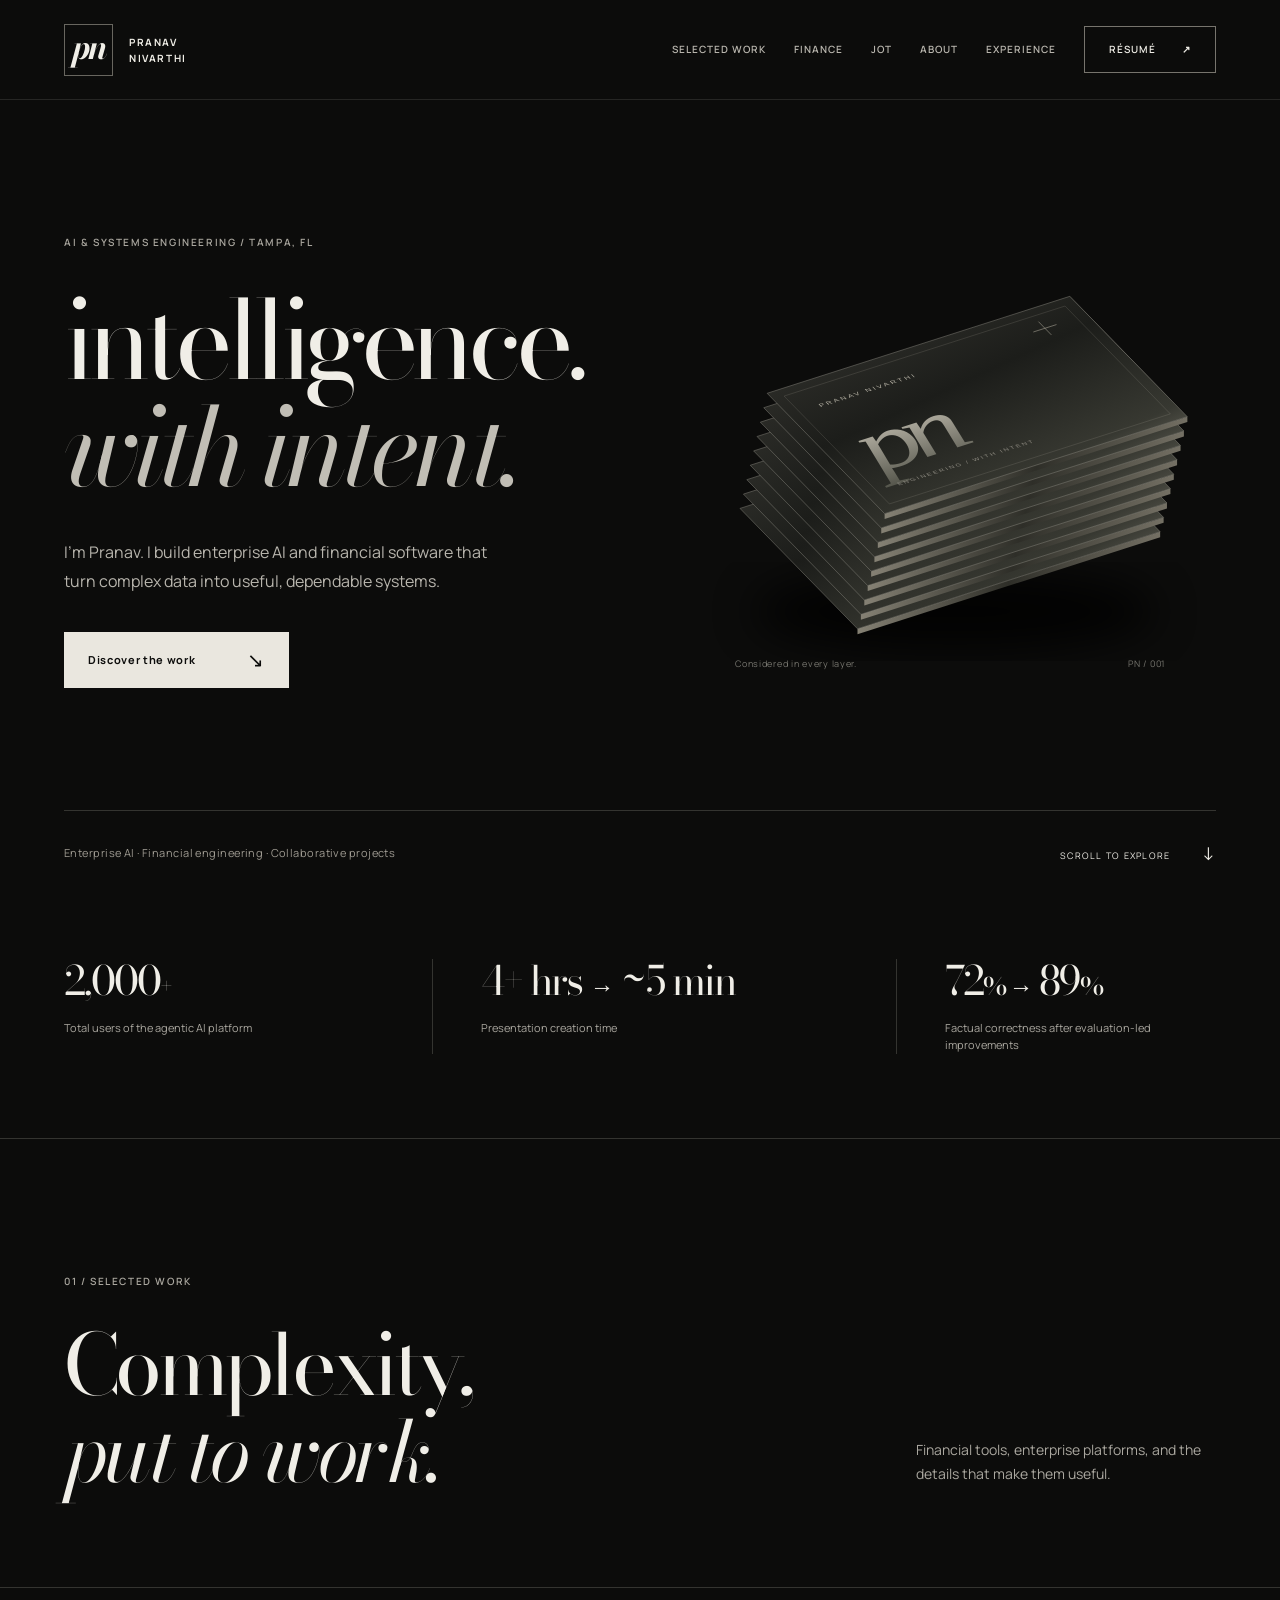
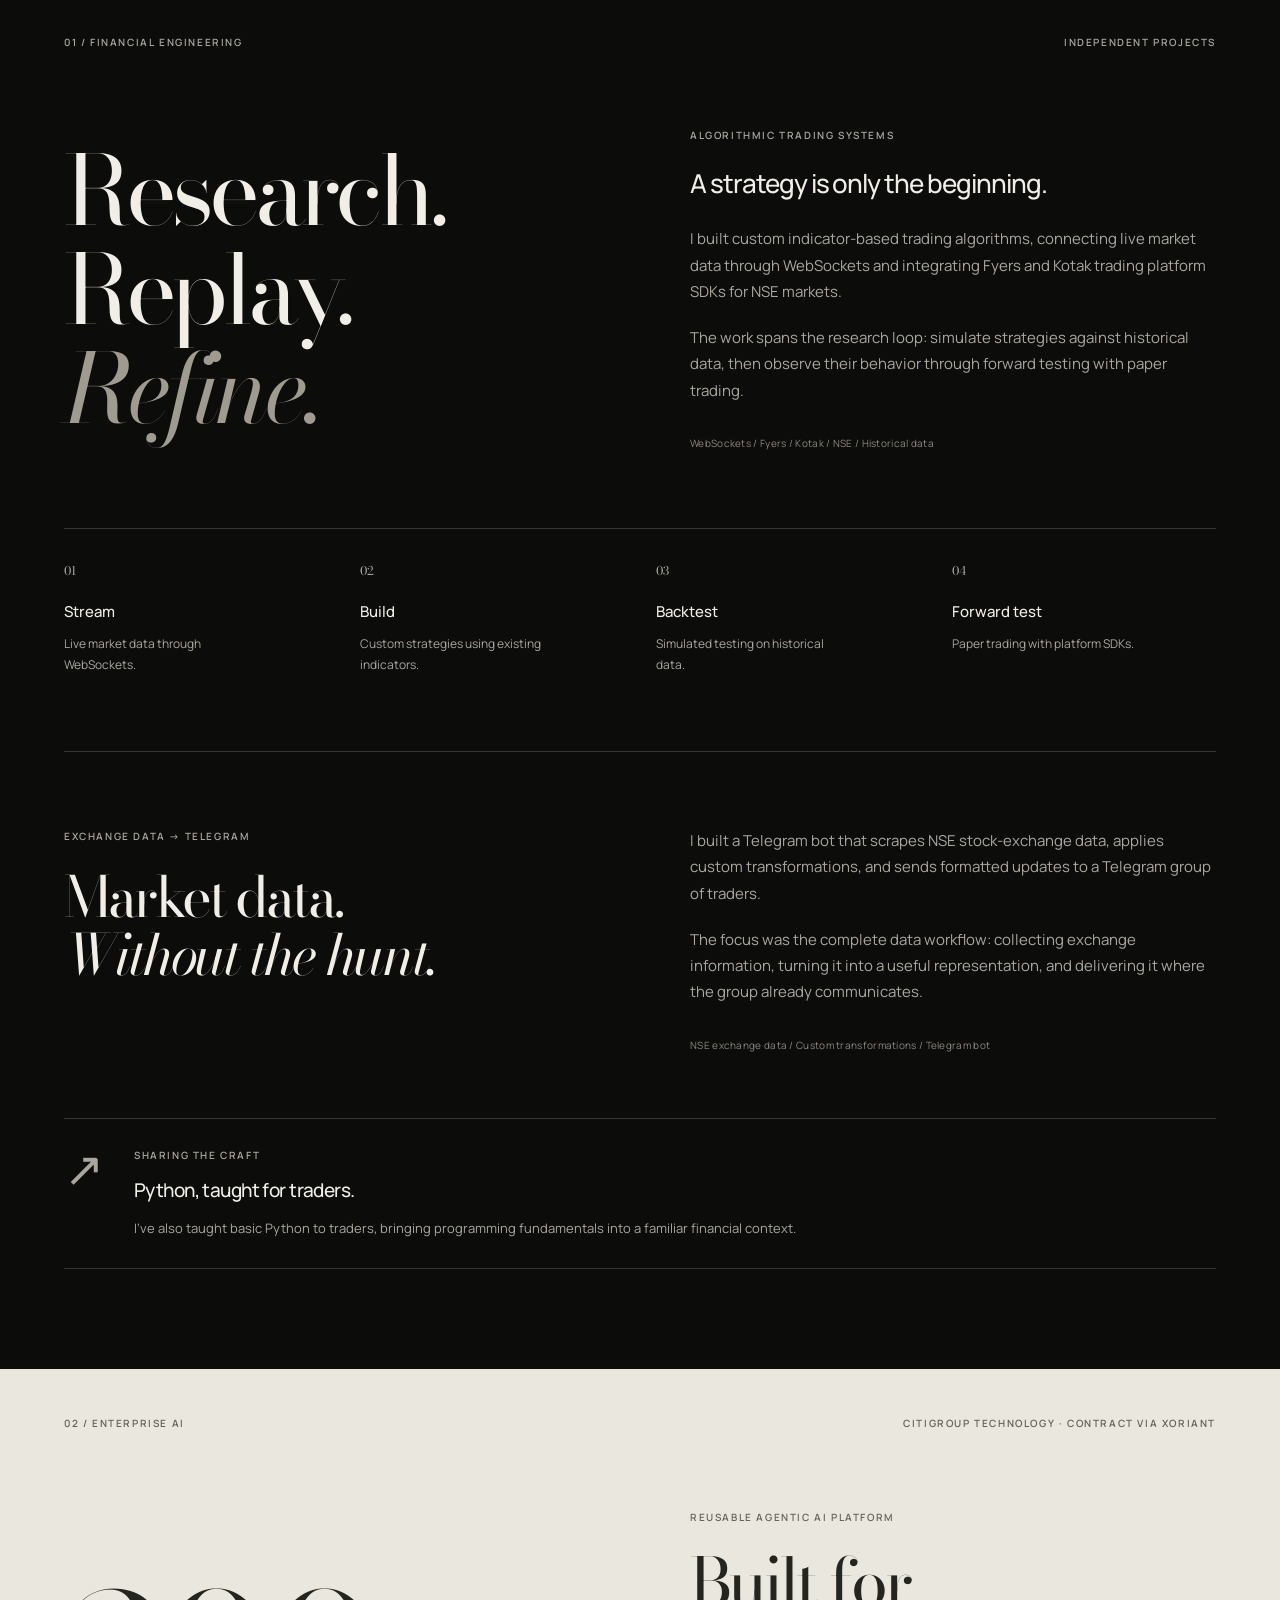
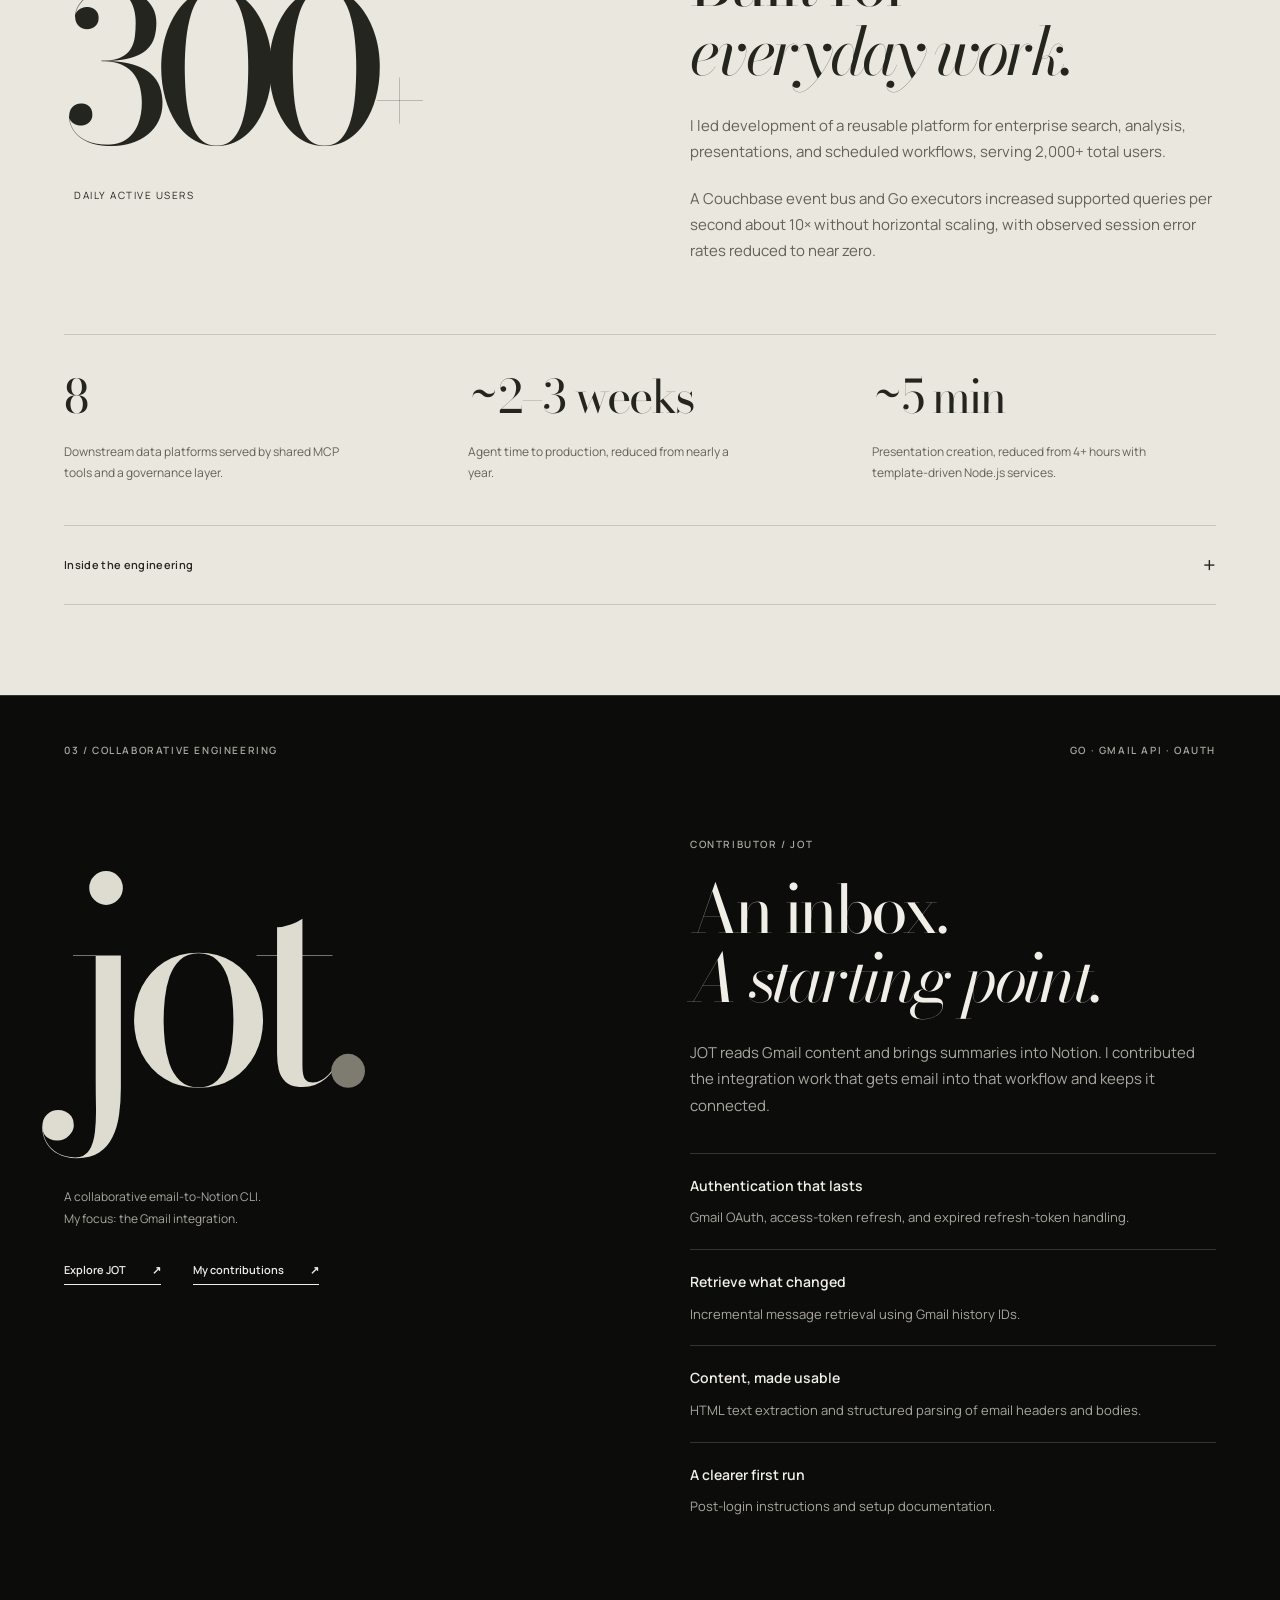
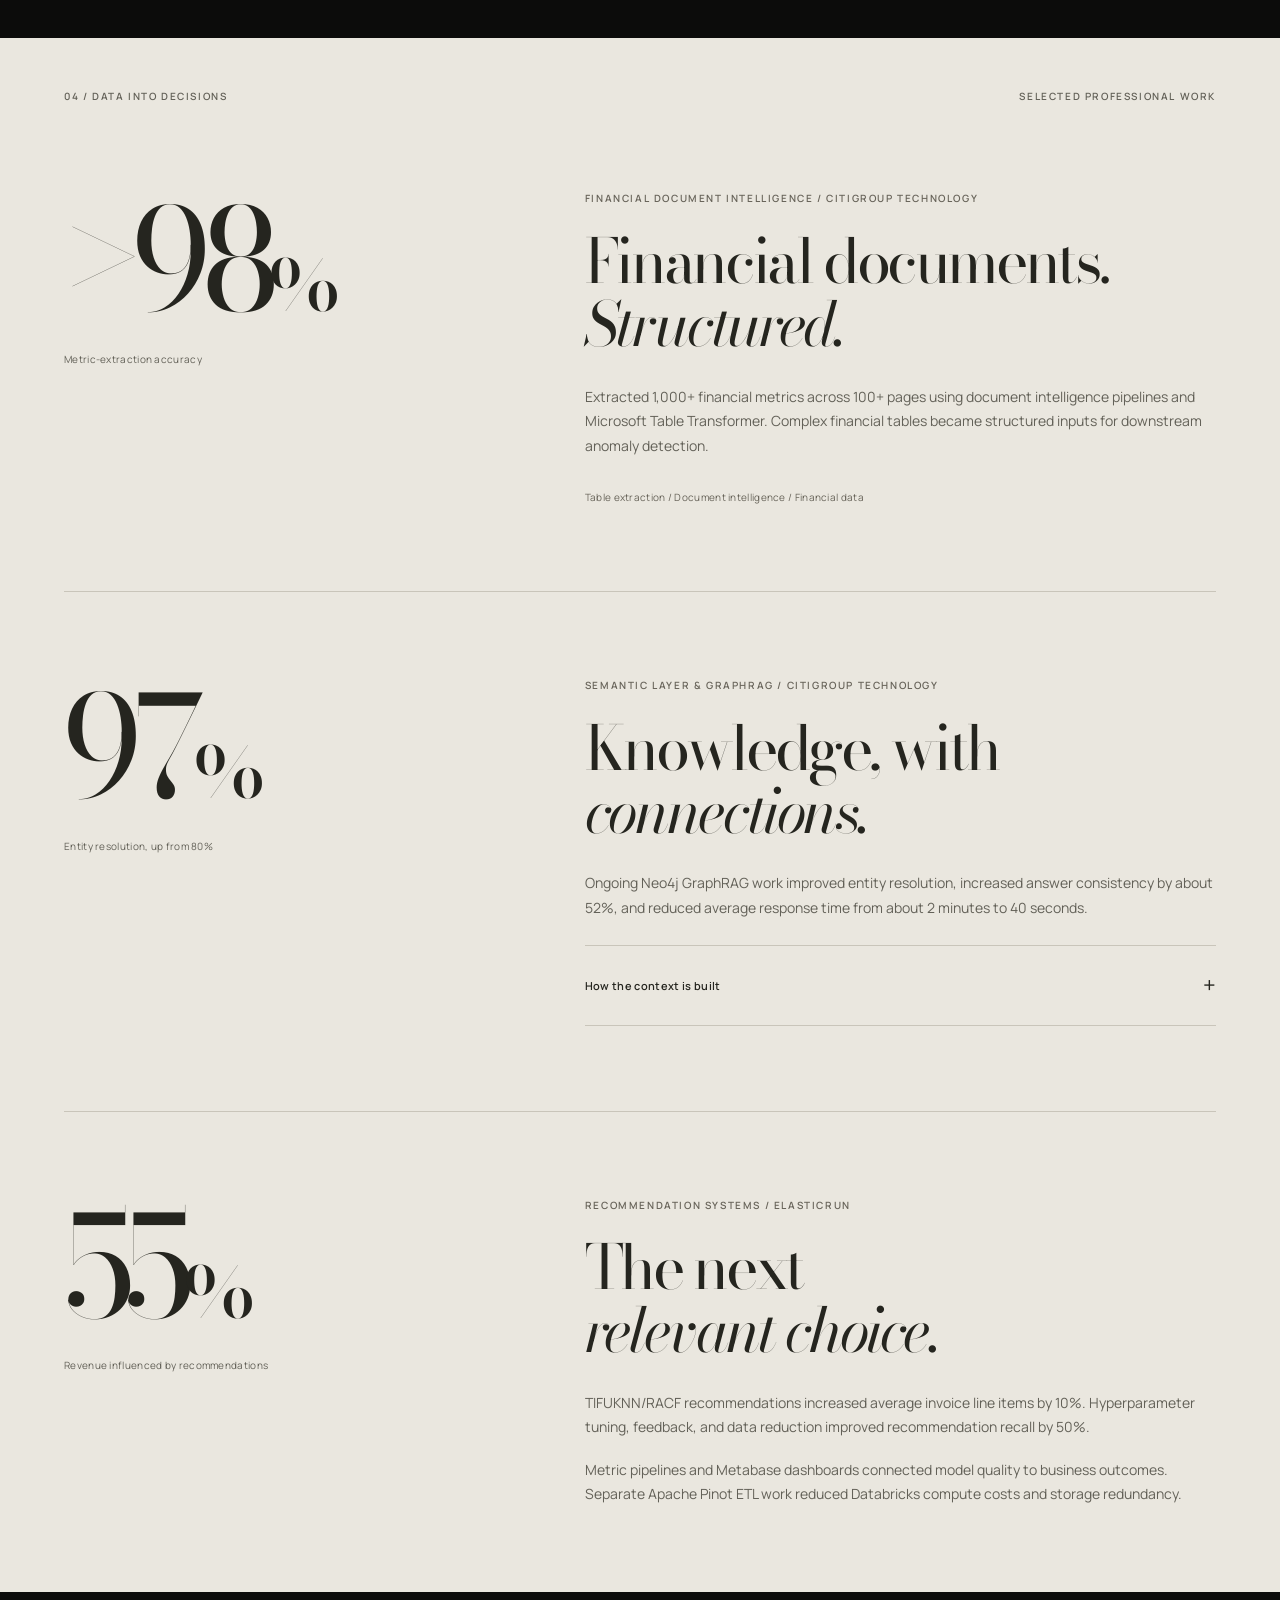
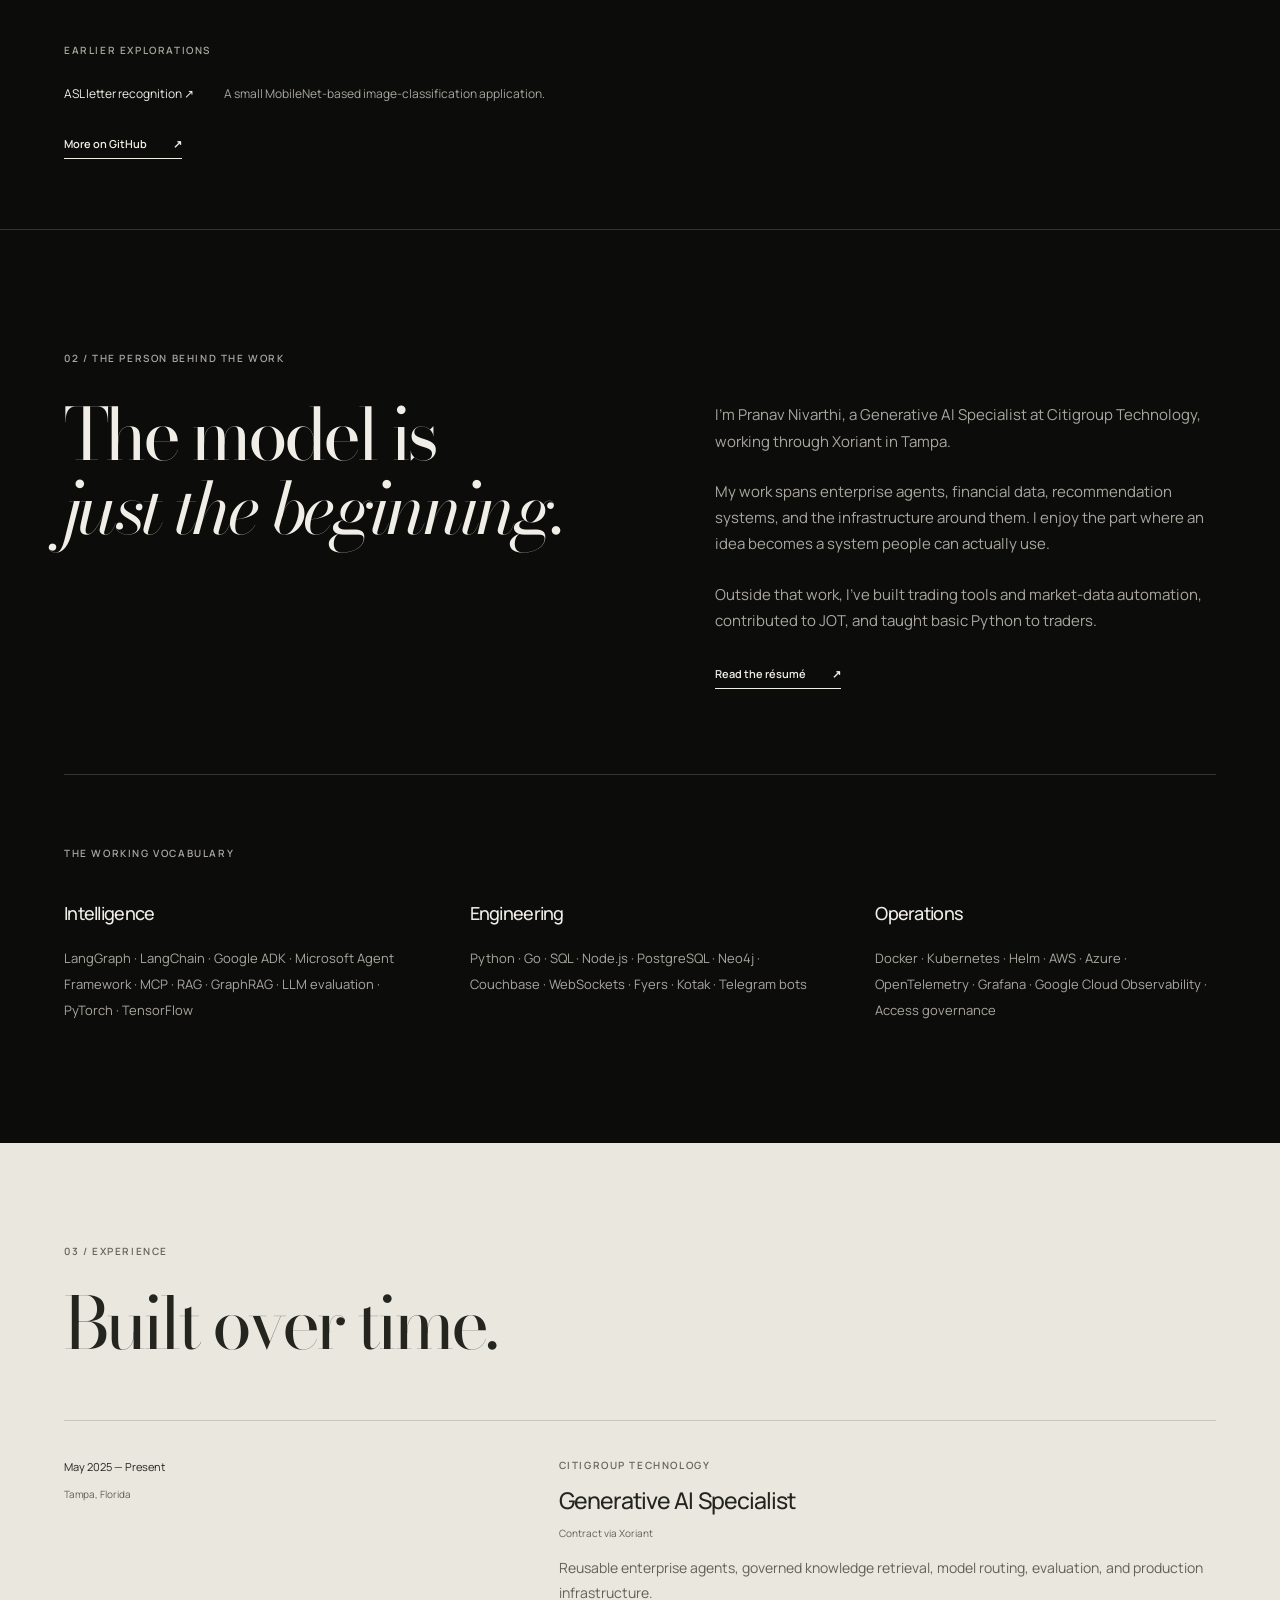
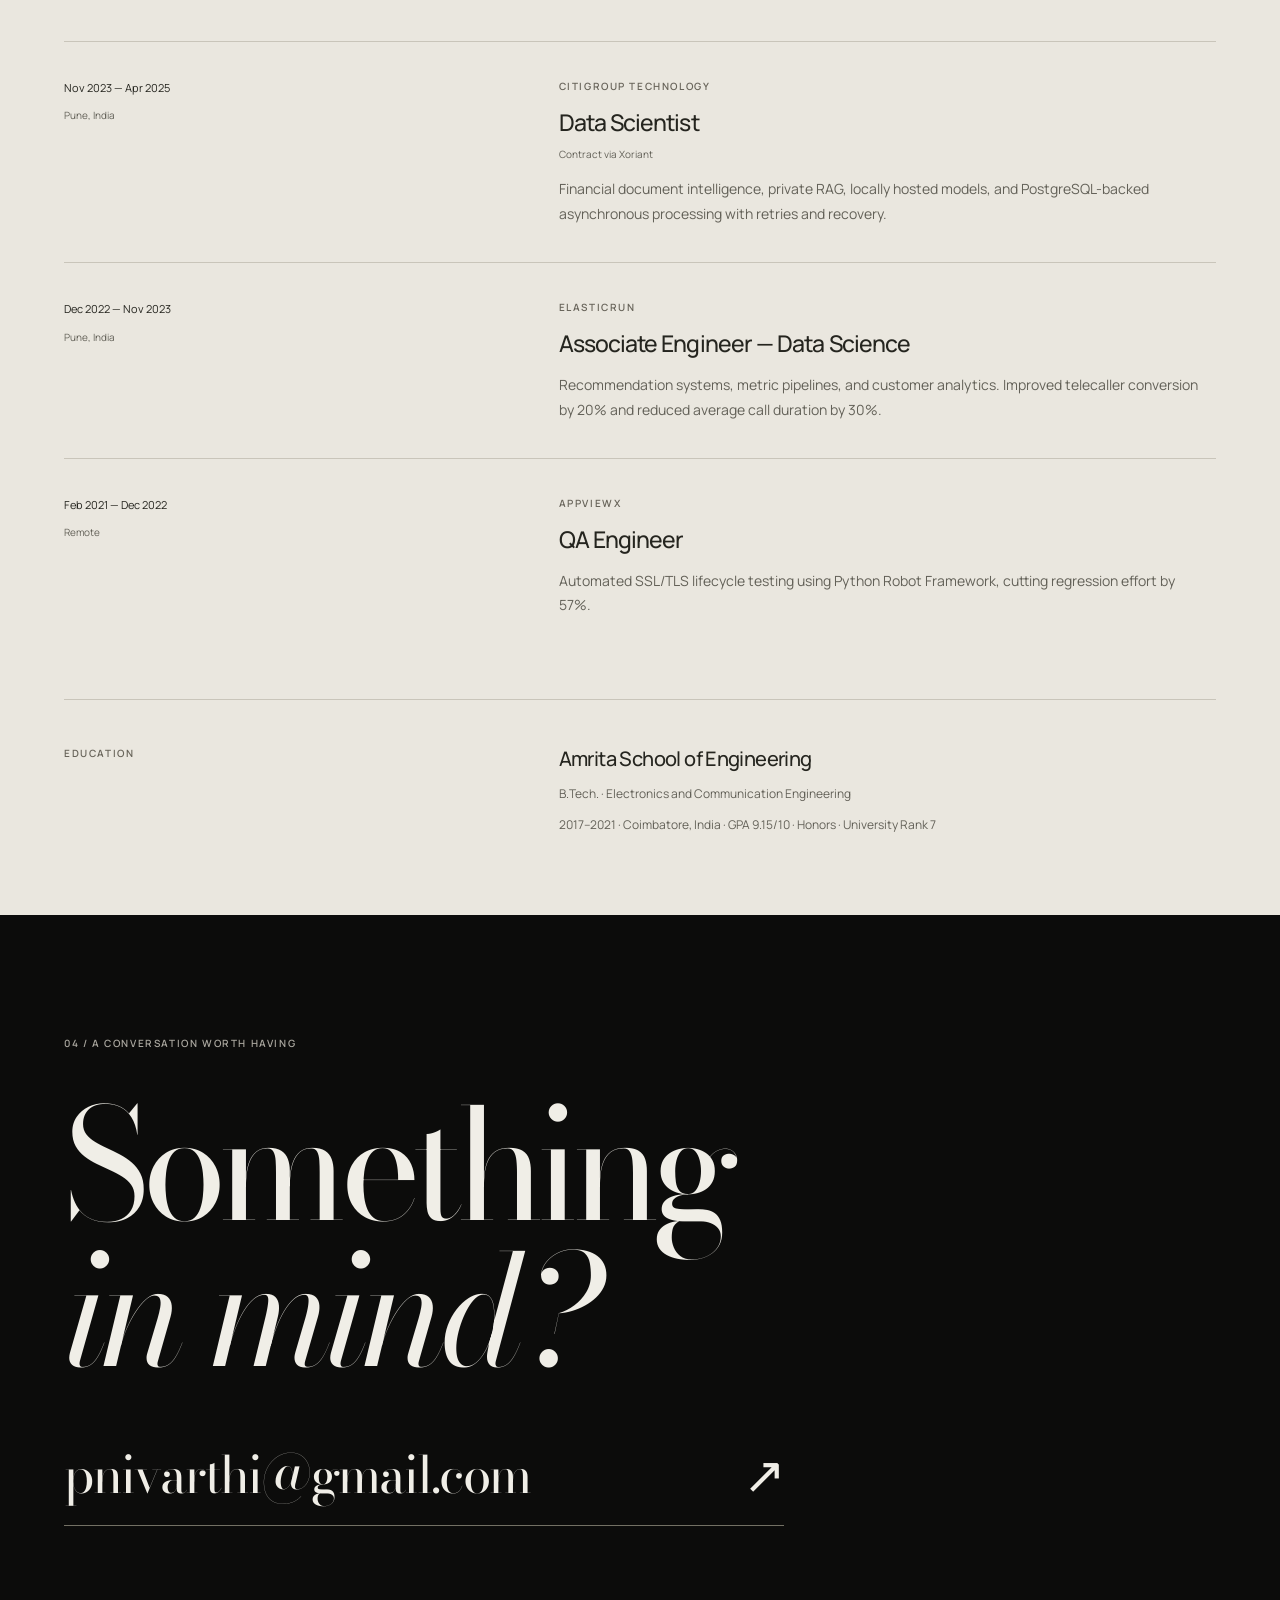
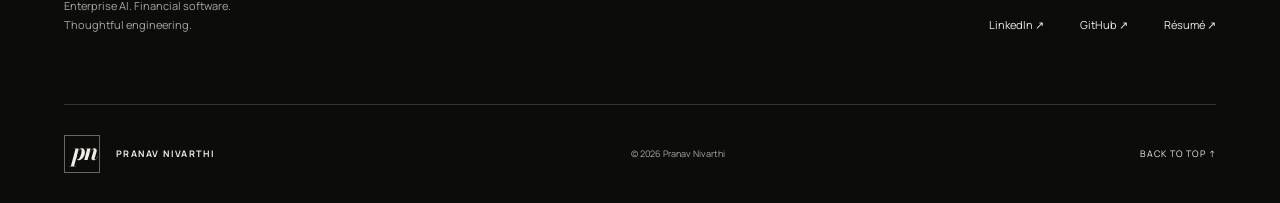
<file: index.html>
<!DOCTYPE html>
<html lang="en">
<head>
  <meta charset="UTF-8">
  <meta name="viewport" content="width=device-width, initial-scale=1">
  <meta name="description" content="Pranav Nivarthi — AI and systems engineer. Enterprise agents, algorithmic trading, market-data automation, and contributions to JOT.">
  <meta name="author" content="Pranav Nivarthi">
  <meta name="theme-color" content="#0c0c0b">
  <meta property="og:title" content="Pranav Nivarthi — Intelligence, with intent.">
  <meta property="og:description" content="Enterprise AI. Financial software. Thoughtful engineering, measured in outcomes.">
  <meta property="og:type" content="website">
  <meta property="og:url" content="https://pnivarthi.github.io/">
  <meta name="twitter:card" content="summary">
  <title>Pranav Nivarthi — AI & Systems Engineering</title>
  <link rel="canonical" href="https://pnivarthi.github.io/">
  <link rel="icon" type="image/svg+xml" href="./assets/images/favicon.svg">
  <link rel="preconnect" href="https://fonts.googleapis.com">
  <link rel="preconnect" href="https://fonts.gstatic.com" crossorigin>
  <link href="https://fonts.googleapis.com/css2?family=Bodoni+Moda:ital,wght@0,400;0,500;0,600;1,400;1,500&family=Manrope:wght@400;500;600;700&display=swap" rel="stylesheet">
  <link rel="stylesheet" href="./assets/css/style.css">
</head>
<body>
  <a class="skip-link" href="#main-content">Skip to content</a>
  <header class="site-header">
    <a class="brand" href="#home" aria-label="Pranav Nivarthi home"><span class="monogram">pn</span><span>PRANAV<br>NIVARTHI</span></a>
    <button class="menu-toggle" type="button" aria-label="Open navigation" aria-expanded="false" aria-controls="primary-nav">MENU <span aria-hidden="true">+</span></button>
    <nav class="navbar" id="primary-nav" aria-label="Primary navigation">
      <a href="#projects">Selected work</a><a href="#finance">Finance</a><a href="#jot">JOT</a><a href="#about">About</a><a href="#experience">Experience</a>
      <a class="nav-resume" href="./PranavNivarthi.pdf" target="_blank" rel="noopener noreferrer">Résumé <span aria-hidden="true">↗</span></a>
    </nav>
  </header>

  <main id="main-content">
    <section class="hero" id="home" aria-labelledby="hero-title">
      <div class="container hero-main">
        <div class="hero-copy">
          <p class="eyebrow">AI & systems engineering / Tampa, FL</p>
          <h1 id="hero-title">intelligence.<br><em>with intent.</em></h1>
          <p class="hero-intro">I’m Pranav. I build enterprise AI and financial software that turn complex data into useful, dependable systems.</p>
          <a class="button" href="#projects">Discover the work <span aria-hidden="true">↘</span></a>
        </div>
        <figure class="hero-art"><img src="./assets/images/engineering-folio.svg" width="800" height="650" alt="Original monochrome illustration of precision-cut metal layers forming an engineering folio"><figcaption><span>Considered in every layer.</span><span>PN / 001</span></figcaption></figure>
      </div>
      <div class="container hero-foot"><p>Enterprise AI · Financial engineering · Collaborative projects</p><a href="#projects">SCROLL TO EXPLORE <span aria-hidden="true">↓</span></a></div>
    </section>

    <section class="proof" aria-label="Selected professional outcomes">
      <div class="container proof-grid">
        <div><strong>2,000<span>+</span></strong><p>Total users of the agentic AI platform</p></div>
        <div><strong>4+ hrs <span>→</span> ~5 min</strong><p>Presentation creation time</p></div>
        <div><strong>72<span>% →</span> 89<span>%</span></strong><p>Factual correctness after evaluation-led improvements</p></div>
      </div>
    </section>

    <section class="work" id="projects" aria-labelledby="work-title">
      <div class="container section-opening"><p class="eyebrow">01 / Selected work</p><h2 id="work-title">Complexity,<br><em>put to work.</em></h2><p class="opening-copy">Financial tools, enterprise platforms, and the details that make them useful.</p></div>

      <article class="case finance-case" id="finance" aria-labelledby="trading-title">
        <div class="container">
          <div class="case-topline"><span>01 / Financial engineering</span><span>Independent projects</span></div>
          <div class="case-grid">
            <h3 class="display-title" id="trading-title">Research.<br>Replay.<br><em>Refine.</em></h3>
            <div class="case-copy"><p class="kicker">Algorithmic trading systems</p><h4>A strategy is only the beginning.</h4><p>I built custom indicator-based trading algorithms, connecting live market data through WebSockets and integrating Fyers and Kotak trading platform SDKs for NSE markets.</p><p>The work spans the research loop: simulate strategies against historical data, then observe their behavior through forward testing with paper trading.</p><p class="stack-line">WebSockets / Fyers / Kotak / NSE / Historical data</p></div>
          </div>
          <div class="process-line" aria-label="Trading research workflow">
            <div><span>01</span><h5>Stream</h5><p>Live market data through WebSockets.</p></div>
            <div><span>02</span><h5>Build</h5><p>Custom strategies using existing indicators.</p></div>
            <div><span>03</span><h5>Backtest</h5><p>Simulated testing on historical data.</p></div>
            <div><span>04</span><h5>Forward test</h5><p>Paper trading with platform SDKs.</p></div>
          </div>
          <div class="finance-notes">
            <div><p class="kicker">Exchange data → Telegram</p><h4>Market data.<br><em>Without the hunt.</em></h4></div>
            <div><p>I built a Telegram bot that scrapes NSE stock-exchange data, applies custom transformations, and sends formatted updates to a Telegram group of traders.</p><p>The focus was the complete data workflow: collecting exchange information, turning it into a useful representation, and delivering it where the group already communicates.</p><p class="stack-line">NSE exchange data / Custom transformations / Telegram bot</p></div>
          </div>
          <aside class="teaching-note"><span class="teaching-symbol" aria-hidden="true">↗</span><div><p class="kicker">Sharing the craft</p><h4>Python, taught for traders.</h4><p>I’ve also taught basic Python to traders, bringing programming fundamentals into a familiar financial context.</p></div></aside>
        </div>
      </article>

      <article class="case paper enterprise-case" aria-labelledby="agents-title">
        <div class="container">
          <div class="case-topline"><span>02 / Enterprise AI</span><span>Citigroup Technology · Contract via Xoriant</span></div>
          <div class="case-grid">
            <div class="impact-number"><strong>300<span>+</span></strong><p>daily active users</p></div>
            <div class="case-copy"><p class="kicker">Reusable agentic AI platform</p><h3 id="agents-title">Built for<br><em>everyday work.</em></h3><p>I led development of a reusable platform for enterprise search, analysis, presentations, and scheduled workflows, serving 2,000+ total users.</p><p>A Couchbase event bus and Go executors increased supported queries per second about 10× without horizontal scaling, with observed session error rates reduced to near zero.</p></div>
          </div>
          <div class="result-row"><div><strong>8</strong><p>Downstream data platforms served by shared MCP tools and a governance layer.</p></div><div><strong>~2–3 weeks</strong><p>Agent time to production, reduced from nearly a year.</p></div><div><strong>~5 min</strong><p>Presentation creation, reduced from 4+ hours with template-driven Node.js services.</p></div></div>
          <details class="engineering-detail"><summary>Inside the engineering <span aria-hidden="true">+</span></summary><div><p>Reusable tools and contextual tool gating keep agents focused. Question-complexity routing balances model capability with inference cost, with escalation at configured response-time or LLM-call thresholds.</p><p>OpenTelemetry, Grafana, and Google Cloud Observability support tracing and operational visibility. SME-verified production evaluations measure factual correctness, completeness, entity search, and tool selection.</p></div></details>
        </div>
      </article>

      <article class="case jot-case" id="jot" aria-labelledby="jot-title">
        <div class="container">
          <div class="case-topline"><span>03 / Collaborative engineering</span><span>Go · Gmail API · OAuth</span></div>
          <div class="case-grid">
            <div class="jot-identity"><p class="jot-word" aria-hidden="true">jot<span>.</span></p><p>A collaborative email-to-Notion CLI.<br>My focus: the Gmail integration.</p><div class="project-links"><a class="text-link" href="https://github.com/Neel-G-png/Jot" target="_blank" rel="noopener noreferrer">Explore JOT <span aria-hidden="true">↗</span></a><a class="text-link" href="https://github.com/Neel-G-png/Jot/commits?author=pnivarthi" target="_blank" rel="noopener noreferrer">My contributions <span aria-hidden="true">↗</span></a></div></div>
            <div class="case-copy"><p class="kicker">Contributor / JOT</p><h3 id="jot-title">An inbox.<br><em>A starting point.</em></h3><p>JOT reads Gmail content and brings summaries into Notion. I contributed the integration work that gets email into that workflow and keeps it connected.</p><dl class="contribution-list"><div><dt>Authentication that lasts</dt><dd>Gmail OAuth, access-token refresh, and expired refresh-token handling.</dd></div><div><dt>Retrieve what changed</dt><dd>Incremental message retrieval using Gmail history IDs.</dd></div><div><dt>Content, made usable</dt><dd>HTML text extraction and structured parsing of email headers and bodies.</dd></div><div><dt>A clearer first run</dt><dd>Post-login instructions and setup documentation.</dd></div></dl></div>
          </div>
        </div>
      </article>

      <div class="paper detail-work">
        <div class="container">
          <div class="case-topline"><span>04 / Data into decisions</span><span>Selected professional work</span></div>
          <article class="editorial-row" id="document-intelligence"><div class="row-metric"><strong>&gt;98<span>%</span></strong><span>Metric-extraction accuracy</span></div><div><p class="kicker">Financial document intelligence / Citigroup Technology</p><h3>Financial documents.<br><em>Structured.</em></h3><p>Extracted 1,000+ financial metrics across 100+ pages using document intelligence pipelines and Microsoft Table Transformer. Complex financial tables became structured inputs for downstream anomaly detection.</p><p class="stack-line">Table extraction / Document intelligence / Financial data</p></div></article>
          <article class="editorial-row"><div class="row-metric"><strong>97<span>%</span></strong><span>Entity resolution, up from 80%</span></div><div><p class="kicker">Semantic layer & GraphRAG / Citigroup Technology</p><h3>Knowledge, with<br><em>connections.</em></h3><p>Ongoing Neo4j GraphRAG work improved entity resolution, increased answer consistency by about 52%, and reduced average response time from about 2 minutes to 40 seconds.</p><details class="engineering-detail"><summary>How the context is built <span aria-hidden="true">+</span></summary><div><p>A source-agnostic semantic layer brings structured and unstructured data into governed knowledge representations. Schema, metadata, and relationship extraction feed graph-based retrieval, while LDAP, entitlements, approvals, and audit trails govern access through shared MCP tools.</p></div></details></div></article>
          <article class="editorial-row"><div class="row-metric"><strong>55<span>%</span></strong><span>Revenue influenced by recommendations</span></div><div><p class="kicker">Recommendation systems / ElasticRun</p><h3>The next<br><em>relevant choice.</em></h3><p>TIFUKNN/RACF recommendations increased average invoice line items by 10%. Hyperparameter tuning, feedback, and data reduction improved recommendation recall by 50%.</p><p>Metric pipelines and Metabase dashboards connected model quality to business outcomes. Separate Apache Pinot ETL work reduced Databricks compute costs and storage redundancy.</p></div></article>
        </div>
      </div>
      <div class="container further-work"><p class="eyebrow">Earlier explorations</p><p><a href="https://github.com/pnivarthi/ASL" target="_blank" rel="noopener noreferrer">ASL letter recognition <span aria-hidden="true">↗</span></a><span>A small MobileNet-based image-classification application.</span></p><a class="text-link" href="https://github.com/pnivarthi?tab=repositories" target="_blank" rel="noopener noreferrer">More on GitHub <span aria-hidden="true">↗</span></a></div>
    </section>

    <section class="about-section" id="about">
      <div class="container">
        <div class="about-grid"><div><p class="eyebrow">02 / The person behind the work</p><h2>The model is<br><em>just the beginning.</em></h2></div><div class="about-copy"><p>I’m Pranav Nivarthi, a Generative AI Specialist at Citigroup Technology, working through Xoriant in Tampa.</p><p>My work spans enterprise agents, financial data, recommendation systems, and the infrastructure around them. I enjoy the part where an idea becomes a system people can actually use.</p><p>Outside that work, I’ve built trading tools and market-data automation, contributed to JOT, and taught basic Python to traders.</p><a class="text-link" href="./PranavNivarthi.pdf" target="_blank" rel="noopener noreferrer">Read the résumé <span aria-hidden="true">↗</span></a></div></div>
        <div class="capabilities" id="skills"><p class="eyebrow">The working vocabulary</p><div class="capability-columns"><div><h3>Intelligence</h3><p>LangGraph · LangChain · Google ADK · Microsoft Agent Framework · MCP · RAG · GraphRAG · LLM evaluation · PyTorch · TensorFlow</p></div><div><h3>Engineering</h3><p>Python · Go · SQL · Node.js · PostgreSQL · Neo4j · Couchbase · WebSockets · Fyers · Kotak · Telegram bots</p></div><div><h3>Operations</h3><p>Docker · Kubernetes · Helm · AWS · Azure · OpenTelemetry · Grafana · Google Cloud Observability · Access governance</p></div></div></div>
      </div>
    </section>

    <section class="career paper" id="experience">
      <div class="container"><div class="career-heading"><p class="eyebrow">03 / Experience</p><h2>Built over time.</h2></div>
        <article class="career-row"><div><time>May 2025 — Present</time><span>Tampa, Florida</span></div><div><p class="kicker">Citigroup Technology</p><h3>Generative AI Specialist</h3><p class="contract">Contract via Xoriant</p><p>Reusable enterprise agents, governed knowledge retrieval, model routing, evaluation, and production infrastructure.</p></div></article>
        <article class="career-row"><div><time>Nov 2023 — Apr 2025</time><span>Pune, India</span></div><div><p class="kicker">Citigroup Technology</p><h3>Data Scientist</h3><p class="contract">Contract via Xoriant</p><p>Financial document intelligence, private RAG, locally hosted models, and PostgreSQL-backed asynchronous processing with retries and recovery.</p></div></article>
        <article class="career-row"><div><time>Dec 2022 — Nov 2023</time><span>Pune, India</span></div><div><p class="kicker">ElasticRun</p><h3>Associate Engineer — Data Science</h3><p>Recommendation systems, metric pipelines, and customer analytics. Improved telecaller conversion by 20% and reduced average call duration by 30%.</p></div></article>
        <article class="career-row"><div><time>Feb 2021 — Dec 2022</time><span>Remote</span></div><div><p class="kicker">AppViewX</p><h3>QA Engineer</h3><p>Automated SSL/TLS lifecycle testing using Python Robot Framework, cutting regression effort by 57%.</p></div></article>
        <div class="education-row"><p class="eyebrow">Education</p><div><h3>Amrita School of Engineering</h3><p>B.Tech. · Electronics and Communication Engineering</p><p>2017–2021 · Coimbatore, India · GPA 9.15/10 · Honors · University Rank 7</p></div></div>
      </div>
    </section>

    <section class="contact-section" id="contact"><div class="container"><p class="eyebrow">04 / A conversation worth having</p><h2>Something<br><em>in mind?</em></h2><a class="contact-email" href="mailto:pnivarthi@gmail.com">pnivarthi@gmail.com <span aria-hidden="true">↗</span></a><div class="contact-bottom"><p>Enterprise AI. Financial software.<br>Thoughtful engineering.</p><div><a href="https://www.linkedin.com/in/pranavnivarthi" target="_blank" rel="noopener noreferrer">LinkedIn ↗</a><a href="https://github.com/pnivarthi" target="_blank" rel="noopener noreferrer">GitHub ↗</a><a href="./PranavNivarthi.pdf" target="_blank" rel="noopener noreferrer">Résumé ↗</a></div></div></div></section>
  </main>
  <footer class="site-footer container"><a class="brand" href="#home"><span class="monogram">pn</span><span>PRANAV NIVARTHI</span></a><p>© <span id="year">2026</span> Pranav Nivarthi</p><a href="#home">BACK TO TOP ↑</a></footer>
  <script src="./assets/js/script.js"></script>
</body>
</html>
</file>
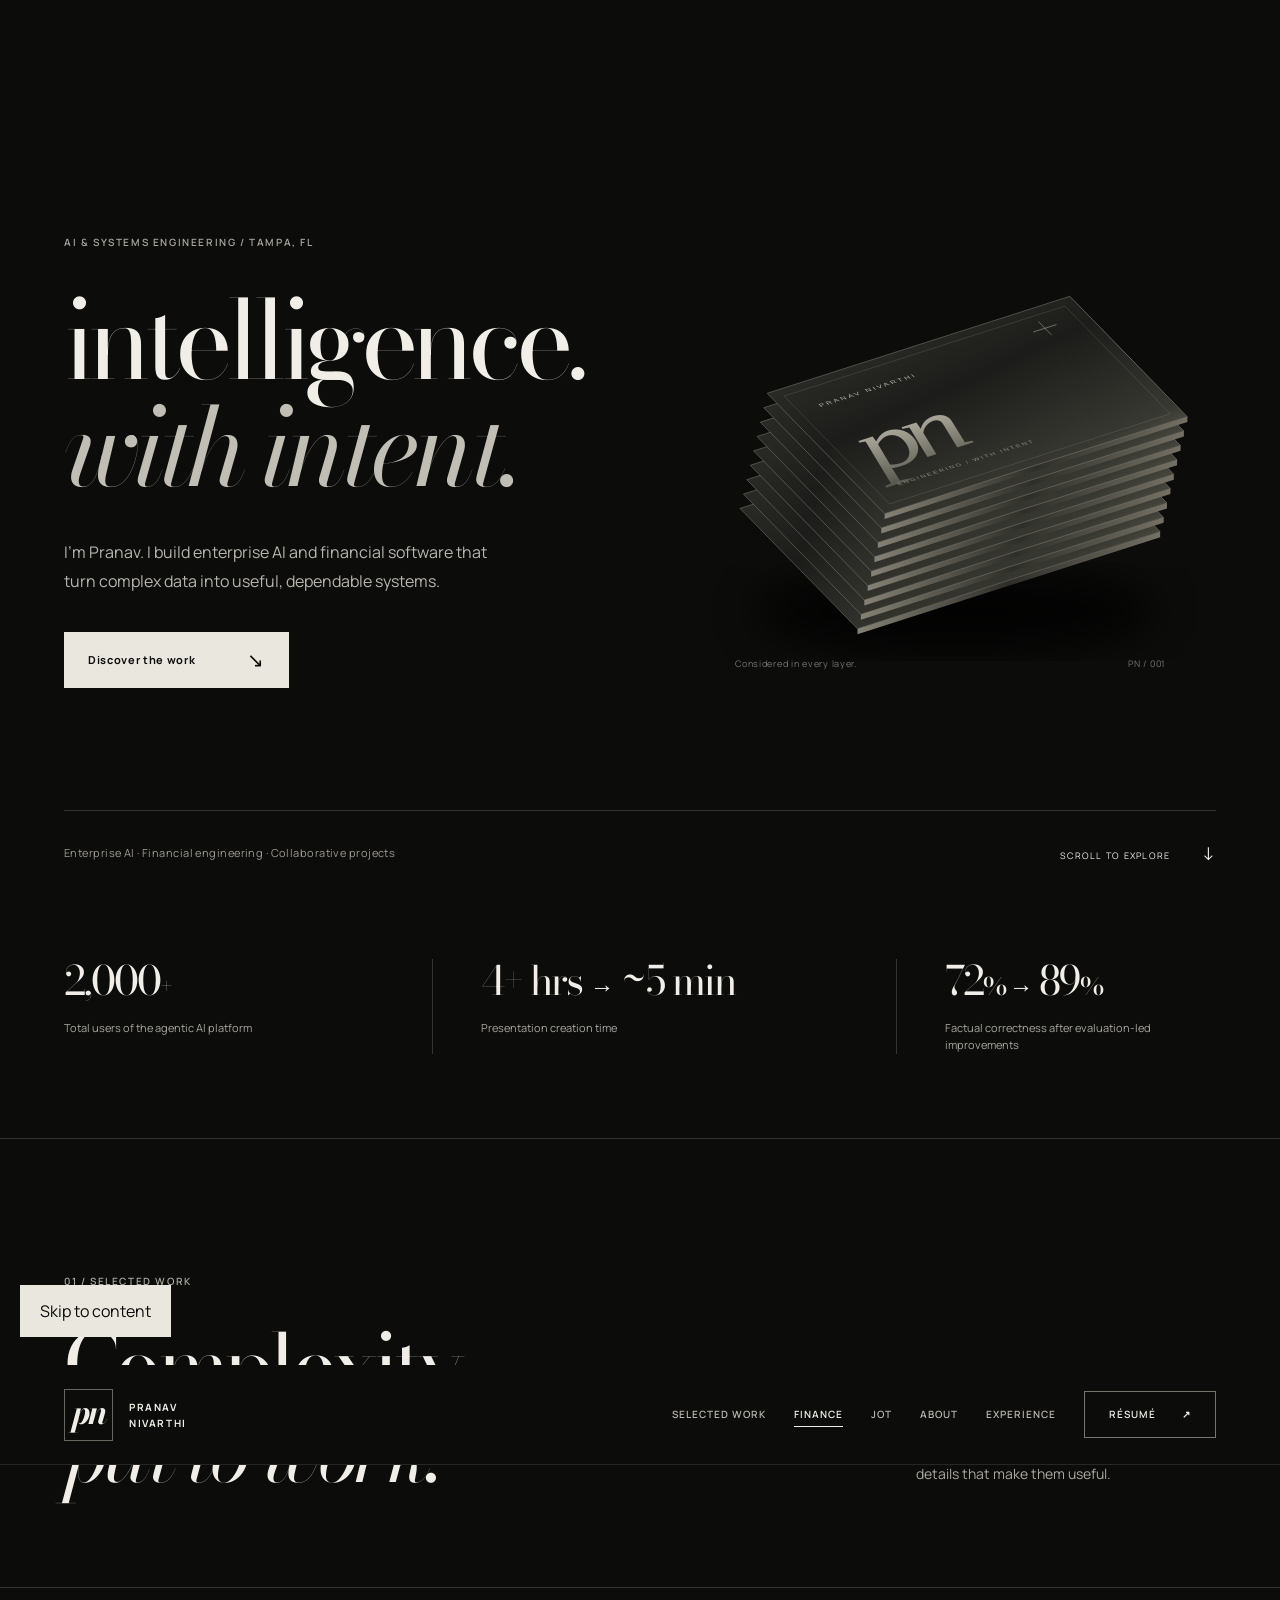
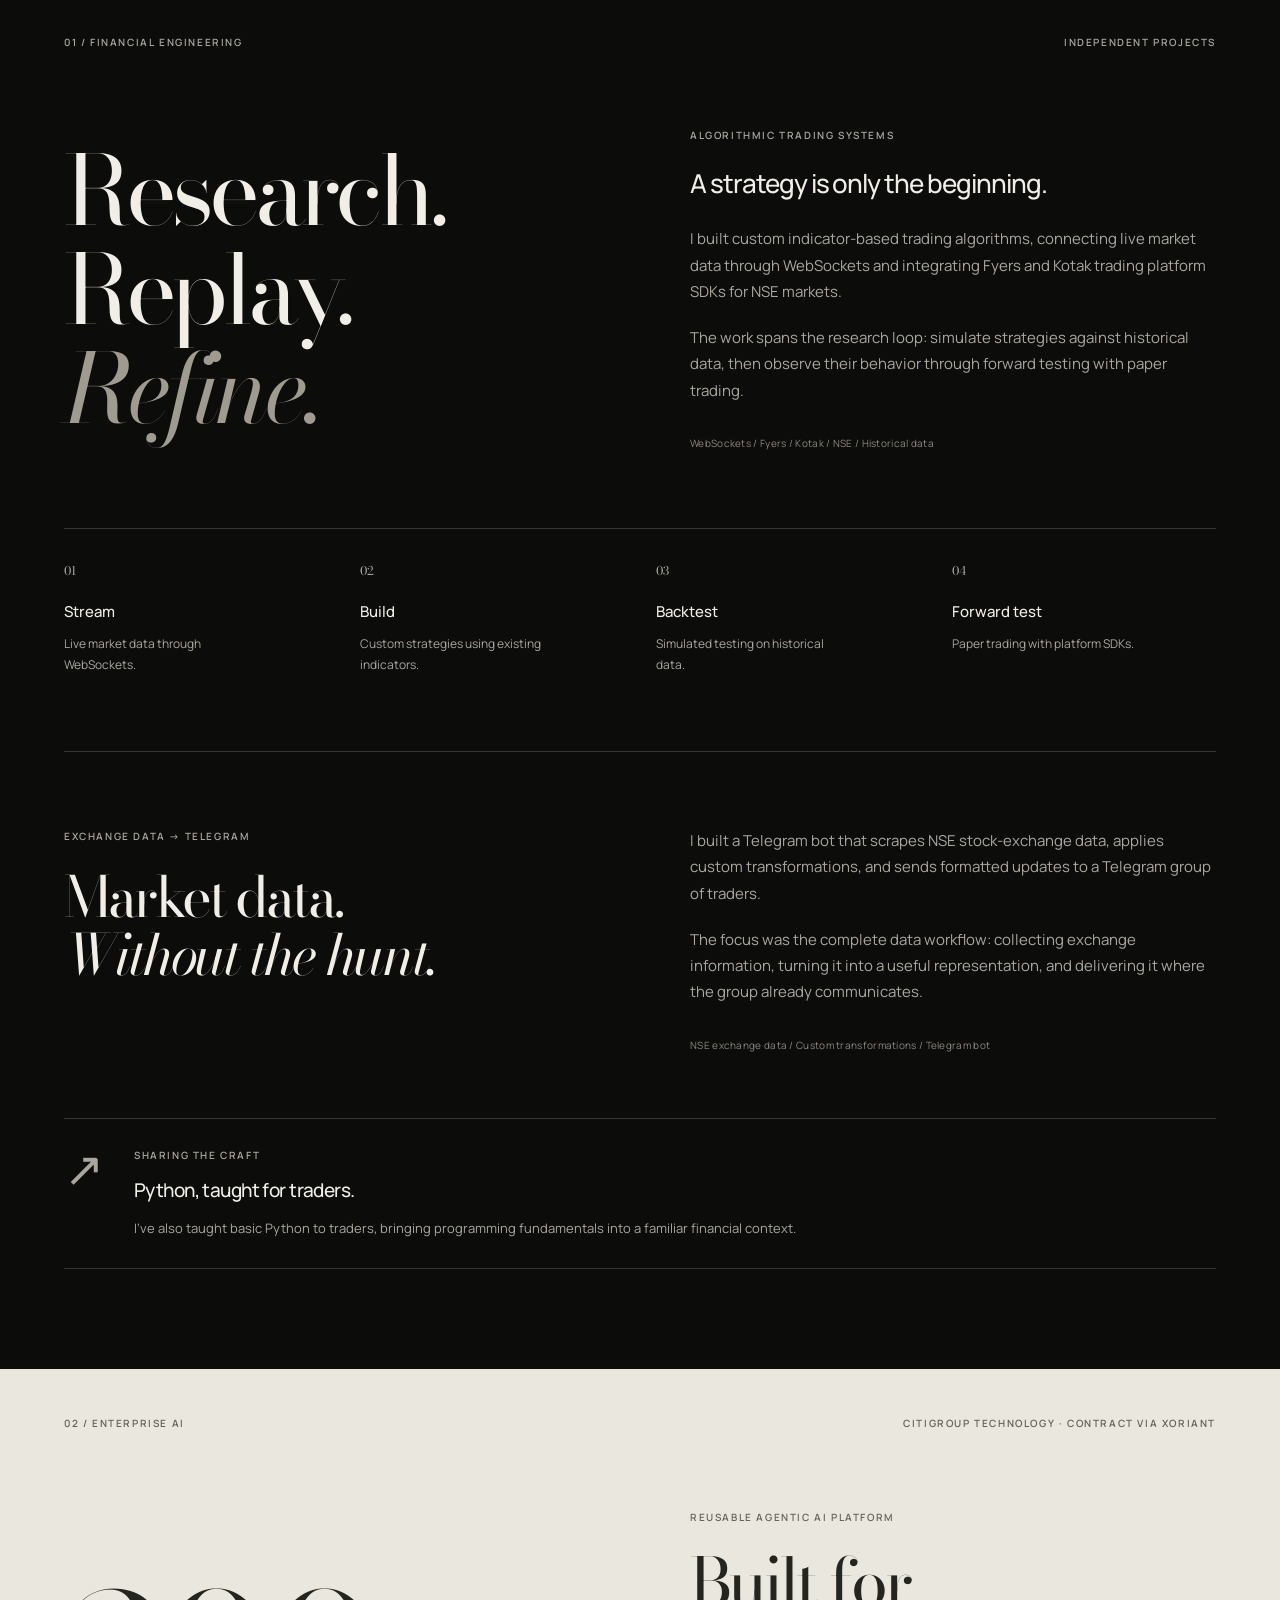
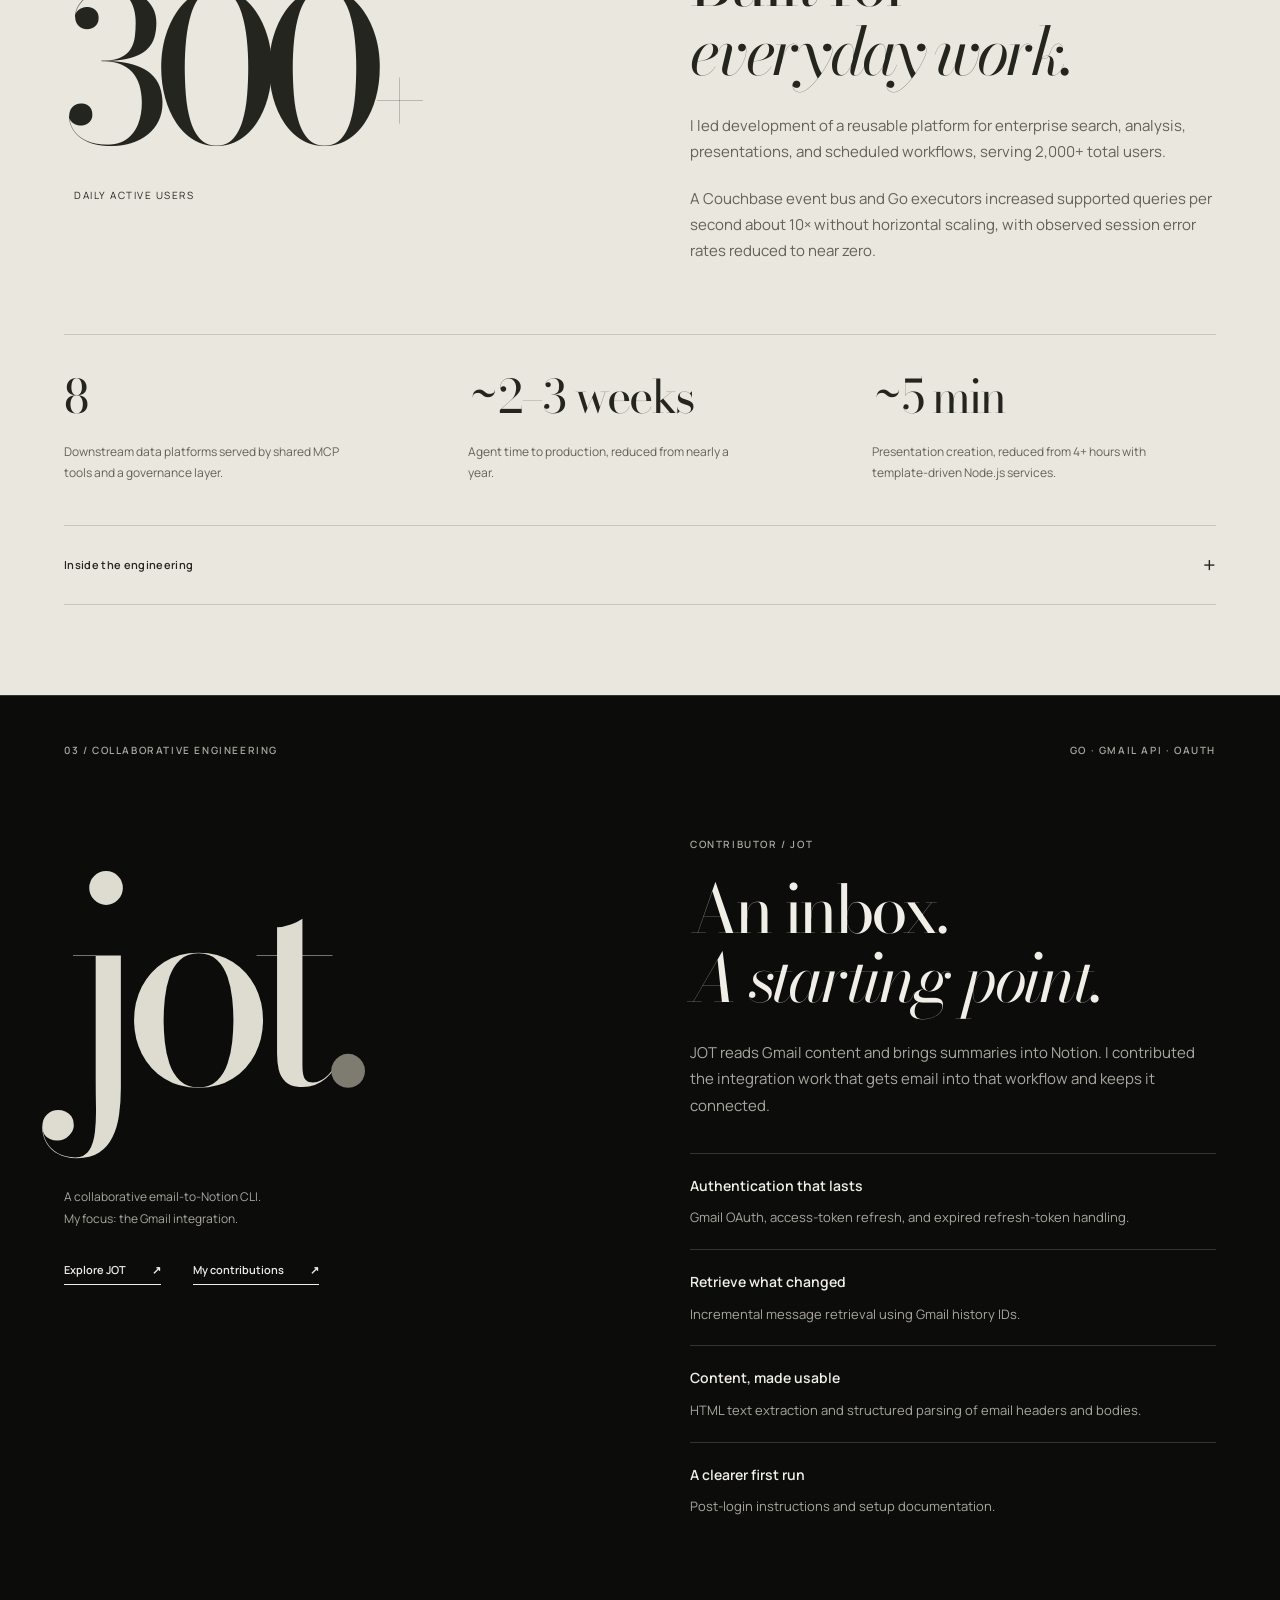
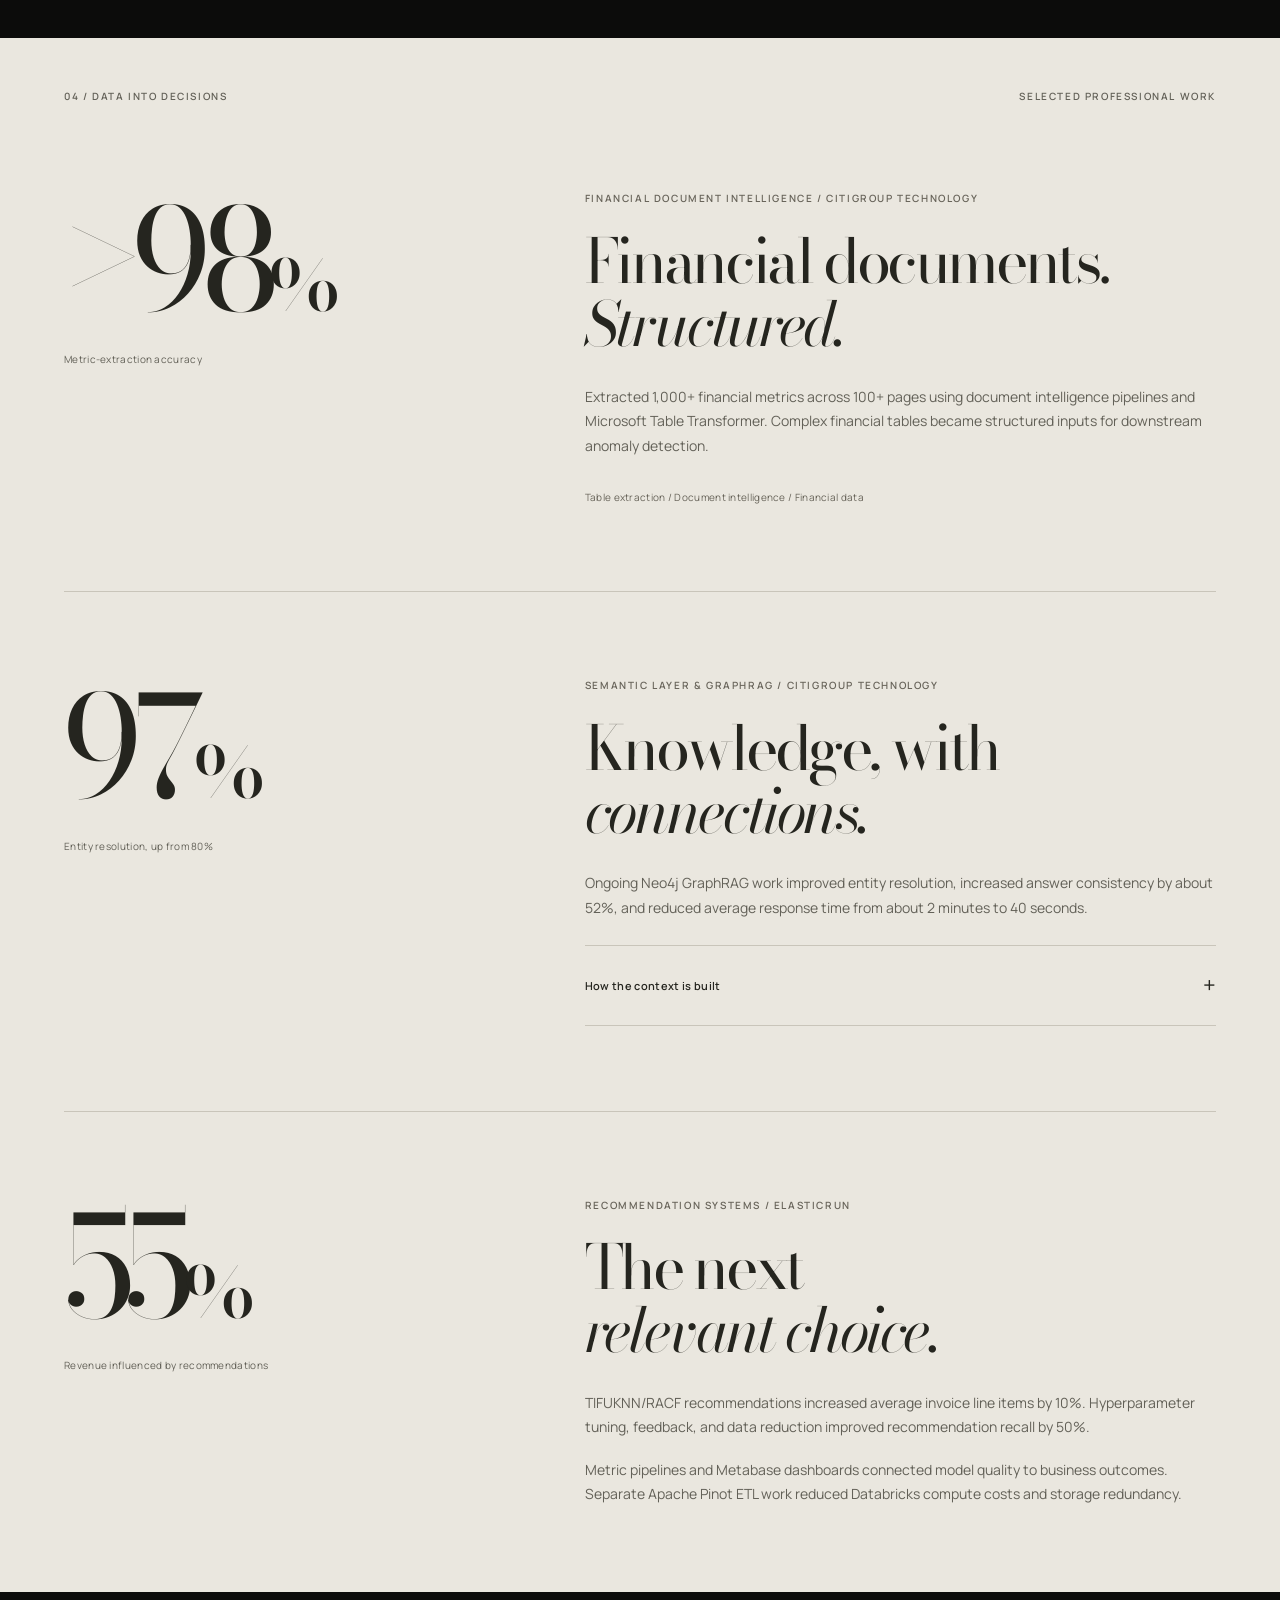
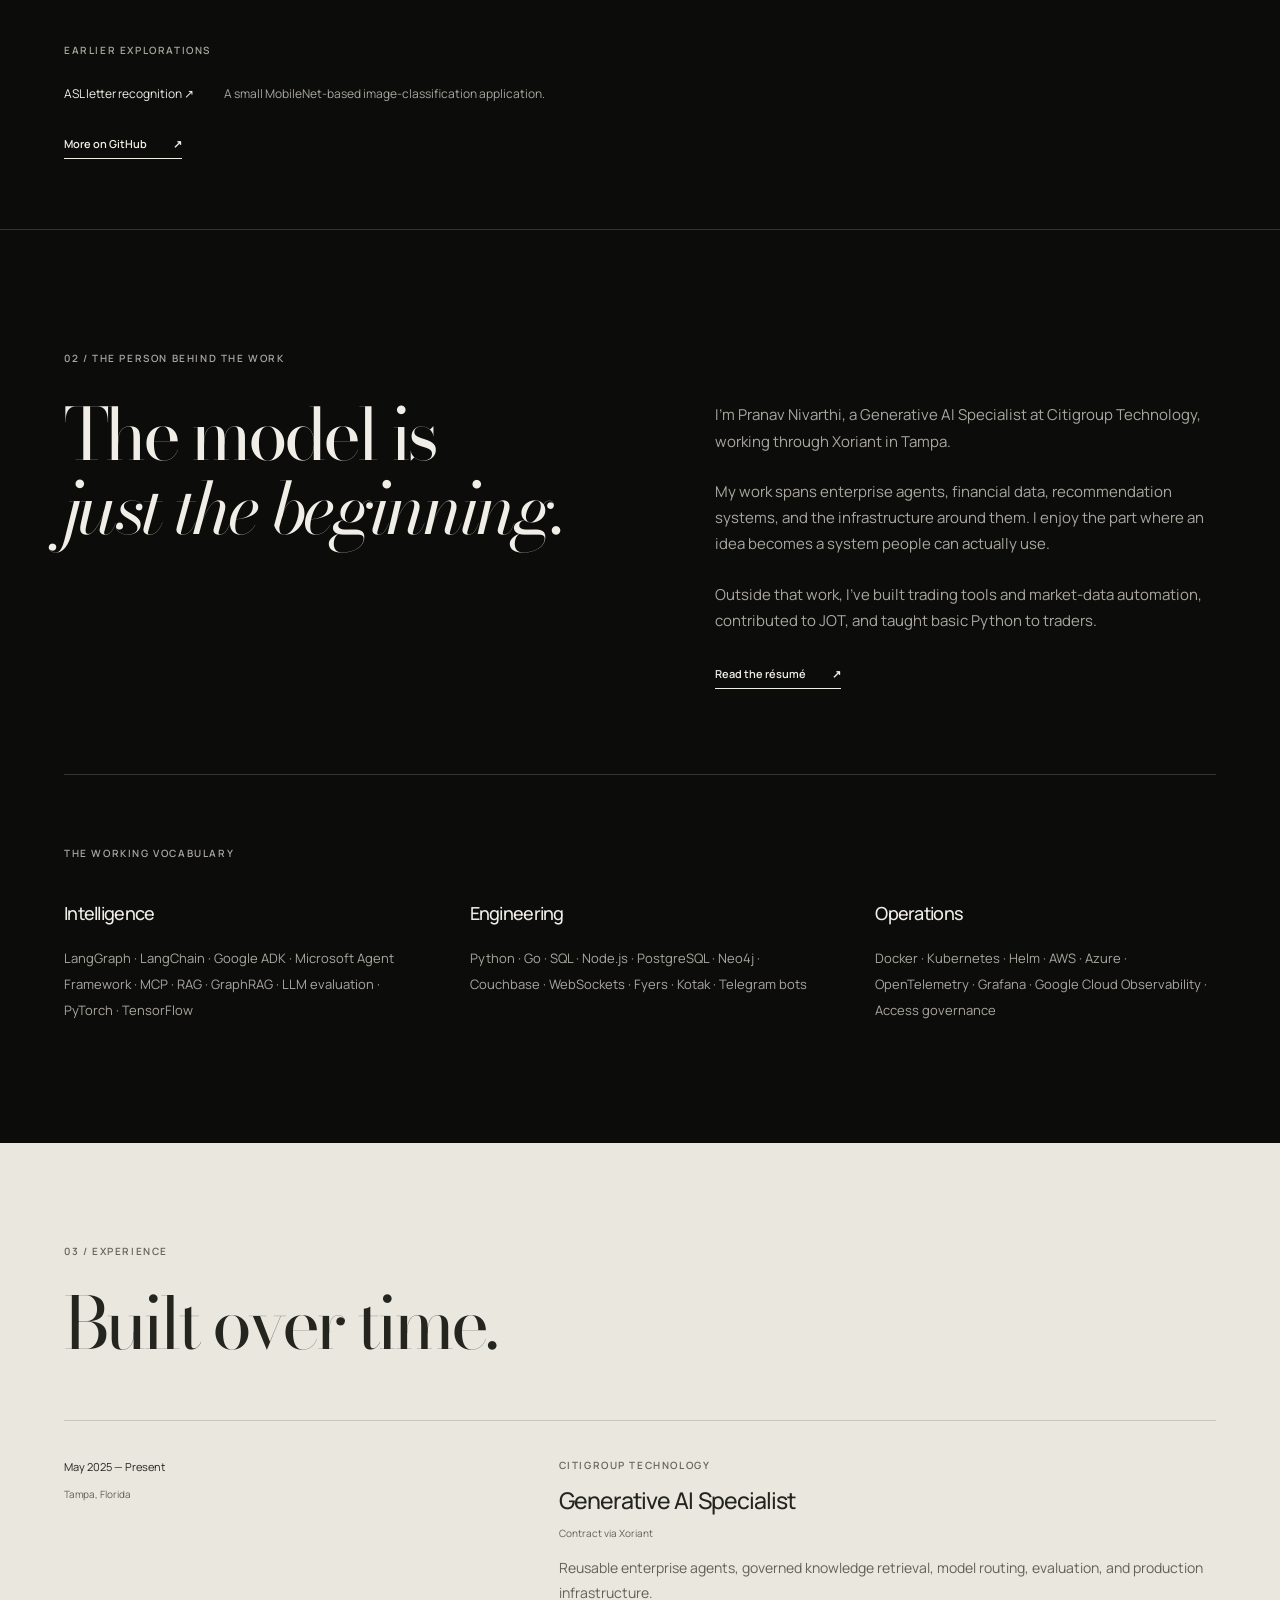
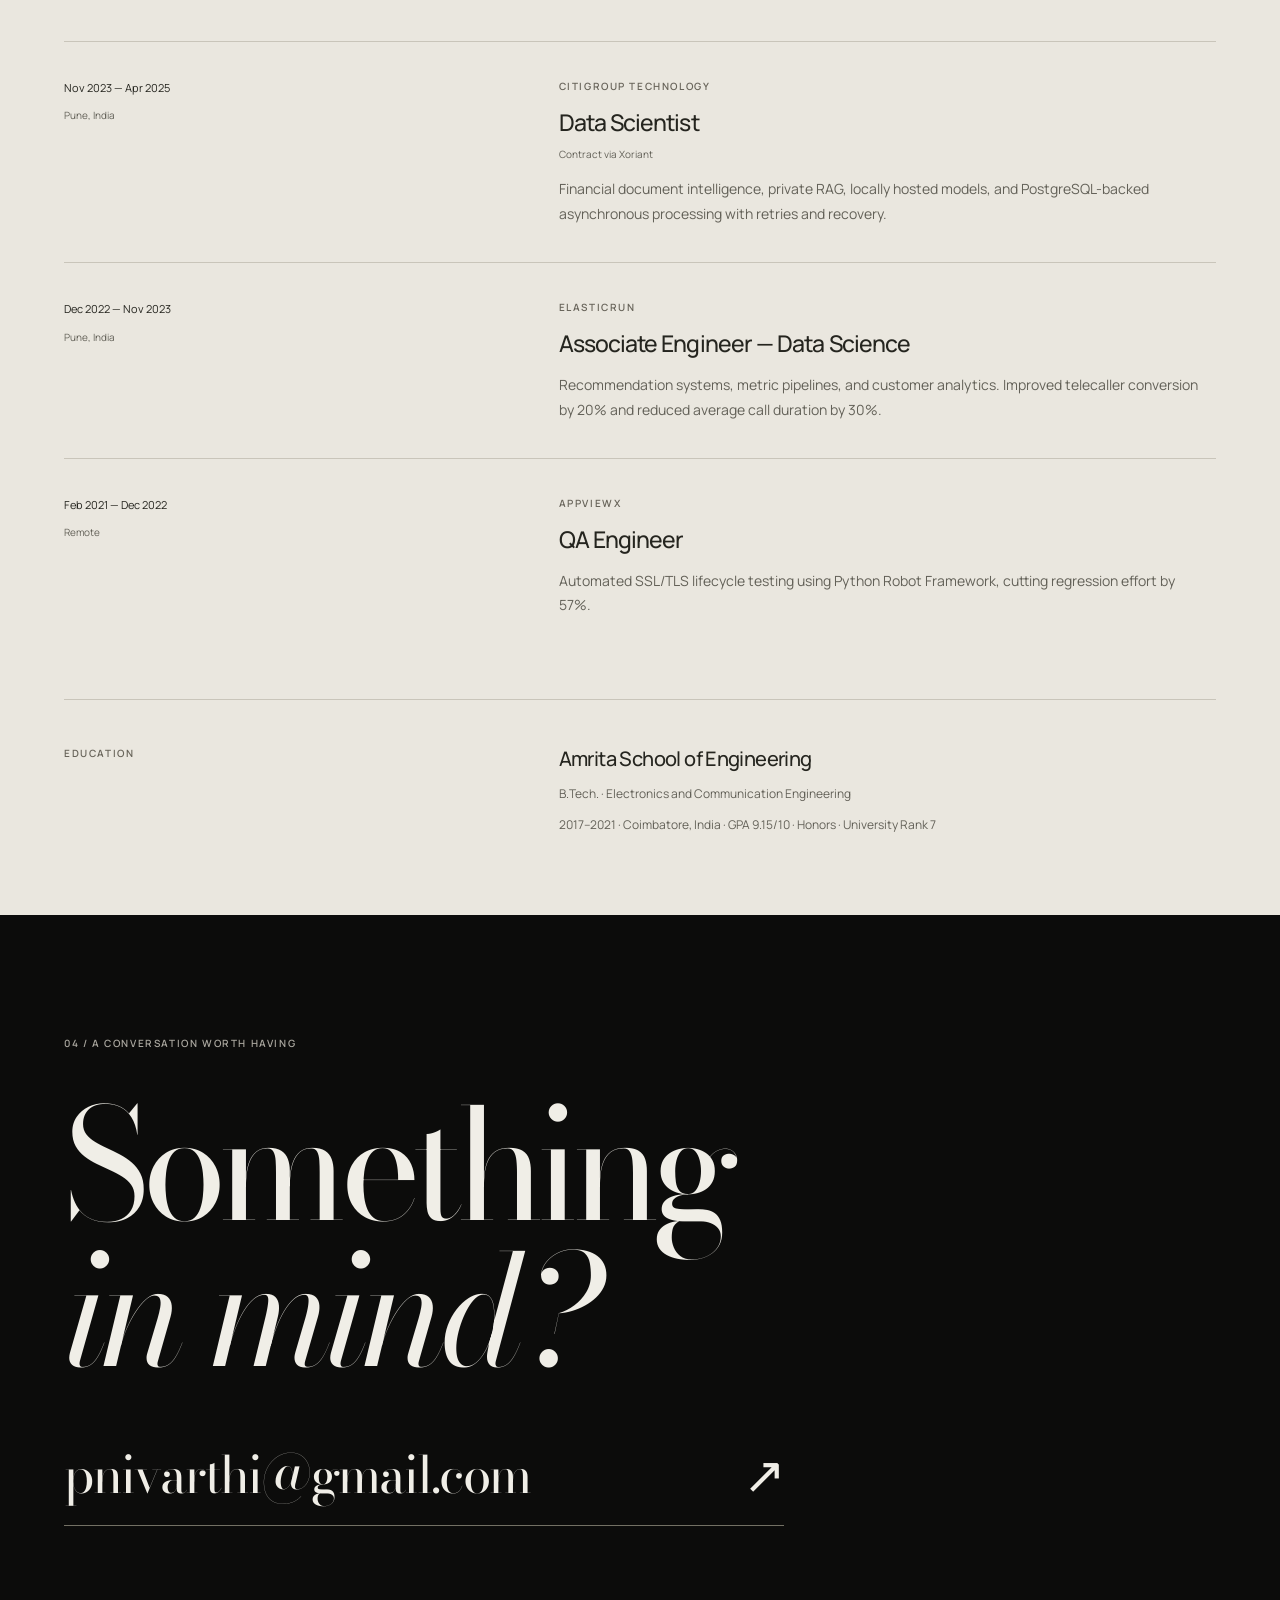
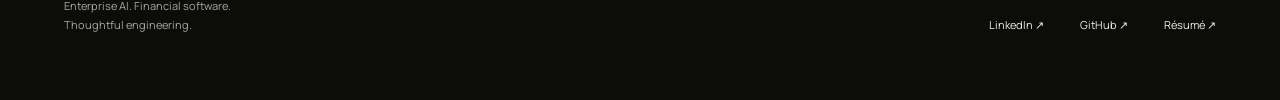
<file: projects/index.html>
<!doctype html><html lang="en"><head><meta charset="utf-8"><meta name="viewport" content="width=device-width,initial-scale=1"><meta http-equiv="refresh" content="0;url=../#projects"><link rel="canonical" href="https://pnivarthi.github.io/#projects"><title>Selected Work | Pranav Nivarthi</title></head><body style="background:#0c0c0b;color:#eae7df;font:18px Georgia,serif;padding:3rem"><p>Explore <a style="color:#eae7df" href="../#projects">Pranav Nivarthi’s selected work</a>.</p></body></html>
</file>
<file: assets/css/style.css>
:root{--black:#0c0c0b;--panel:#141413;--paper:#eae7df;--ink:#f0eee7;--muted:#aaa79f;--rule:#343430;--serif:"Bodoni Moda",Georgia,serif;--sans:"Manrope",Arial,sans-serif;--max:1280px}
*{box-sizing:border-box}html{scroll-behavior:auto;scroll-padding-top:100px}body{margin:0;background:var(--black);color:var(--ink);font:400 16px/1.75 var(--sans);-webkit-font-smoothing:antialiased}::selection{background:#cac4b8;color:#0c0c0b}a{color:inherit;text-decoration:none}button{font:inherit}img{max-width:100%;display:block}h1,h2,h3,h4,h5,p,figure{margin:0}h1,h2,.display-title,.case-copy>h3,.editorial-row h3,.finance-notes h4{font-family:var(--serif);font-weight:400;line-height:1.03;letter-spacing:-.055em}em{font-weight:400}a,button,summary{-webkit-tap-highlight-color:transparent}:focus-visible{outline:2px solid currentColor;outline-offset:6px}.container{width:min(var(--max),calc(100% - 128px));margin-inline:auto}.eyebrow,.kicker,.case-topline{font-size:10px;font-weight:600;letter-spacing:.16em;text-transform:uppercase}.eyebrow{color:var(--muted)}.kicker{color:var(--muted);margin-bottom:22px}.skip-link{position:fixed;top:-80px;left:20px;z-index:200;background:var(--paper);color:var(--black);padding:12px 20px}.skip-link:focus{top:14px}
.site-header{height:100px;padding-inline:64px;display:flex;align-items:center;justify-content:space-between;gap:32px;position:sticky;top:0;z-index:50;background:var(--black);border-bottom:1px solid #262624}.brand{display:inline-flex;align-items:center;gap:16px;font-size:10px;line-height:1.6;letter-spacing:.16em;font-weight:700;flex-shrink:0}.monogram{font-family:var(--serif);font-size:34px;line-height:1;letter-spacing:-.1em;font-style:italic;border:1px solid #68665f;display:grid;place-items:center;padding:0 7px 6px;width:49px;height:52px}.navbar{display:flex;align-items:center;gap:28px}.navbar>a{font-size:10px;letter-spacing:.1em;font-weight:600;text-transform:uppercase;color:#b9b6ae;transition:color .2s}.navbar>a:hover,.navbar>a.active{color:var(--ink)}.navbar>a.active{text-decoration:underline;text-underline-offset:8px}.navbar .nav-resume{padding:14px 24px;border:1px solid #77746d;color:var(--ink);display:flex;gap:26px}.nav-resume:hover{background:var(--paper);color:var(--black)}.menu-toggle{display:none;background:none;border:1px solid #5b5953;color:var(--ink);cursor:pointer;padding:12px 16px;font-size:10px;letter-spacing:.1em}.menu-toggle>span{margin-left:18px;font-size:19px;line-height:1}
.hero{position:relative;overflow:hidden}.hero-main{display:grid;grid-template-columns:1.14fr 1fr;align-items:center;min-height:710px;gap:16px;padding-block:76px 64px}.hero-copy{position:relative;z-index:1}.hero-copy>.eyebrow{margin-bottom:35px}.hero h1{font-size:clamp(76px,8.5vw,136px);line-height:.99;letter-spacing:-.06em}.hero h1 em{color:#c1beb5}.hero-intro{max-width:430px;font-size:16px;line-height:1.8;color:#b8b5ad;margin-top:36px}.button{display:inline-flex;align-items:center;justify-content:space-between;gap:52px;min-height:56px;background:var(--paper);color:var(--black);padding:16px 24px;font-size:11px;font-weight:700;letter-spacing:.06em;margin-top:36px;transition:background .2s,transform .2s}.button:hover{background:#fff;transform:translateY(-2px)}.button>span{font-size:20px;font-weight:400;line-height:1}.hero-art{min-width:0;margin-left:-35px;margin-right:-20px;align-self:center}.hero-art img{width:100%;height:auto}.hero-art figcaption{display:flex;justify-content:space-between;font-size:9px;letter-spacing:.08em;color:#77766f;margin:-25px 50px 0}.hero-foot{display:flex;align-items:center;justify-content:space-between;gap:30px;border-top:1px solid var(--rule);padding-block:26px}.hero-foot p{font-size:11px;color:#9e9a91;letter-spacing:.04em}.hero-foot>a{font-size:9px;letter-spacing:.14em}.hero-foot>a span{margin-left:28px;font-size:18px}
.proof{padding-block:64px 84px;border-bottom:1px solid var(--rule)}.proof-grid{display:grid;grid-template-columns:1fr 1.3fr 1fr;gap:48px}.proof-grid>div+div{padding-left:48px;border-left:1px solid var(--rule)}.proof strong{font:400 clamp(30px,3.15vw,48px)/1.1 var(--serif);letter-spacing:-.05em;white-space:nowrap}.proof strong span{font-size:.6em}.proof p{font-size:10px;line-height:1.6;color:var(--muted);margin-top:16px;max-width:260px}
.section-opening{padding-block:134px 92px;position:relative}.section-opening .eyebrow{margin-bottom:30px}h2{font-size:clamp(56px,6.6vw,96px)}.opening-copy{position:absolute;right:0;bottom:100px;max-width:300px;color:var(--muted);font-size:14px}.case{padding-block:46px 100px;border-top:1px solid var(--rule)}.case-topline{display:flex;justify-content:space-between;gap:24px;color:var(--muted);padding-bottom:76px}.case-grid{display:grid;grid-template-columns:1fr 1fr;gap:100px;align-items:center}.display-title{font-size:clamp(70px,7.5vw,108px)}.display-title em{color:#9f9b90}.case-copy{min-width:0}.case-copy>h4{font-size:26px;font-weight:500;letter-spacing:-.04em;line-height:1.3;margin-bottom:26px}.case-copy>h3{font-size:clamp(48px,5.2vw,76px);margin-bottom:28px}.case-copy>p:not(.kicker){font-size:15px;color:var(--muted)}.case-copy>p+p:not(.kicker){margin-top:20px}.stack-line{font-size:10px!important;line-height:1.8;letter-spacing:.03em;color:#8b887f!important;margin-top:30px!important}.process-line{display:grid;grid-template-columns:repeat(4,1fr);gap:32px;border-top:1px solid var(--rule);padding-top:26px;margin-top:76px}.process-line>div>span{font:400 12px var(--serif);color:var(--muted)}.process-line h5{font-size:15px;font-weight:500;margin-top:16px}.process-line p{font-size:11px;color:var(--muted);max-width:190px;margin-top:8px}.finance-notes{display:grid;grid-template-columns:1fr 1fr;gap:100px;border-top:1px solid var(--rule);padding-top:76px;margin-top:76px}.finance-notes h4{font-size:clamp(46px,4.4vw,64px)}.finance-notes>div>p:not(.kicker){font-size:15px;color:var(--muted)}.finance-notes>div>p+p{margin-top:20px}.teaching-note{display:flex;gap:30px;align-items:start;border-block:1px solid var(--rule);margin-top:64px;padding-block:28px}.teaching-symbol{font:400 48px/.9 var(--serif);color:#aaa69c}.teaching-note .kicker{margin-bottom:10px}.teaching-note h4{font-size:19px;font-weight:500;letter-spacing:-.03em}.teaching-note p:last-child{color:var(--muted);font-size:13px;margin-top:10px}
.paper{background:var(--paper);color:#25251f;--muted:#636158;--rule:#c9c5ba}.paper .kicker,.paper .eyebrow{color:#68645a}.paper .stack-line{color:#68645a!important}.enterprise-case{border:0;padding-bottom:90px}.impact-number strong{font:400 clamp(130px,16vw,230px)/1 var(--serif);letter-spacing:-.09em}.impact-number strong>span{font-size:.55em}.impact-number>p{text-transform:uppercase;font-size:10px;letter-spacing:.15em;margin-top:14px;padding-left:10px}.result-row{display:grid;grid-template-columns:repeat(3,1fr);gap:60px;margin-top:70px;padding-top:34px;border-top:1px solid var(--rule)}.result-row strong{font:400 46px/1.2 var(--serif);letter-spacing:-.05em}.result-row p{font-size:12px;color:var(--muted);margin-top:16px;max-width:280px}.engineering-detail{border-block:1px solid var(--rule);margin-top:42px}.engineering-detail summary{cursor:pointer;list-style:none;display:flex;justify-content:space-between;align-items:center;gap:24px;font-size:11px;font-weight:600;letter-spacing:.03em;padding-block:20px}.engineering-detail summary::-webkit-details-marker{display:none}.engineering-detail summary>span{font-size:22px;font-weight:400}.engineering-detail[open] summary>span{transform:rotate(45deg)}.engineering-detail>div{padding-bottom:26px;max-width:850px}.engineering-detail p{font-size:13px;color:var(--muted)}.engineering-detail p+p{margin-top:18px}
.jot-case{padding-bottom:100px}.jot-case .case-grid{align-items:start}.jot-identity{position:sticky;top:130px}.jot-word{font:400 clamp(150px,22vw,300px)/1.05 var(--serif);letter-spacing:-.09em;color:#dedbd1;padding-bottom:55px}.jot-word>span{color:#7e7b71}.jot-identity>p:not(.jot-word){font-size:12px;color:var(--muted);line-height:1.8}.project-links{display:flex;gap:32px;flex-wrap:wrap;margin-top:30px}.text-link{display:inline-flex;gap:26px;align-items:center;font-size:11px;border-bottom:1px solid currentColor;padding-bottom:5px;font-weight:600}.text-link:hover{opacity:.65}.contribution-list{margin:34px 0 0}.contribution-list>div{border-top:1px solid var(--rule);padding-block:20px}.contribution-list dt{font-size:13px;font-weight:600}.contribution-list dd{margin:8px 0 0;color:var(--muted);font-size:12px}.detail-work{padding-top:50px}.detail-work>.container>.case-topline{padding-bottom:0}.editorial-row{display:grid;grid-template-columns:.8fr 1.2fr;gap:100px;padding-block:85px;border-bottom:1px solid var(--rule);align-items:start}.editorial-row:last-child{border:0}.row-metric{display:flex;flex-direction:column}.row-metric strong{font:400 clamp(100px,11vw,160px)/1 var(--serif);letter-spacing:-.07em}.row-metric strong span{font-size:.5em}.row-metric>span{font-size:10px;letter-spacing:.03em;color:var(--muted);margin-top:20px;max-width:240px}.editorial-row h3{font-size:clamp(46px,4.8vw,68px);margin-bottom:28px}.editorial-row p:not(.kicker){font-size:14px;color:var(--muted)}.editorial-row p+p:not(.kicker){margin-top:18px}.editorial-row .engineering-detail{margin-top:25px}.further-work{padding-block:50px 70px}.further-work>p:nth-child(2){display:flex;gap:30px;font-size:12px;color:var(--muted);margin-top:24px}.further-work>p:nth-child(2)>a{color:var(--ink);flex-shrink:0}.further-work>.text-link{margin-top:30px}
.about-section{padding-block:120px;border-top:1px solid var(--rule)}.about-grid{display:grid;grid-template-columns:1.1fr 1fr;gap:100px}.about-grid h2{font-size:clamp(52px,5.6vw,80px);margin-top:30px}.about-copy{padding-top:52px}.about-copy p{color:var(--muted);font-size:15px}.about-copy p+p{margin-top:24px}.about-copy>.text-link{margin-top:30px}.capabilities{padding-top:70px;margin-top:85px;border-top:1px solid var(--rule)}.capability-columns{display:grid;grid-template-columns:repeat(3,1fr);gap:65px;margin-top:35px}.capability-columns h3{font-size:18px;font-weight:500;letter-spacing:-.04em;margin-bottom:16px}.capability-columns p{color:var(--muted);font-size:12px;line-height:2}
.career{padding-block:100px 80px}.career-heading{padding-bottom:60px}.career-heading h2{font-size:72px;margin-top:25px}.career-row{display:grid;grid-template-columns:.6fr 1fr;gap:100px;padding-block:36px;border-top:1px solid var(--rule)}.career-row>div:first-child{display:flex;flex-direction:column;gap:10px;font-size:11px}.career-row>div:first-child>span{color:var(--muted);font-size:10px}.career-row .kicker{margin-bottom:10px}.career-row h3{font-size:23px;line-height:1.4;letter-spacing:-.04em;font-weight:500}.career-row p:not(.kicker){font-size:13px;color:var(--muted);margin-top:14px;max-width:650px}.career-row .contract{font-size:10px!important;margin-top:8px!important}.education-row{display:grid;grid-template-columns:.6fr 1fr;gap:100px;border-top:1px solid var(--rule);margin-top:45px;padding-top:45px}.education-row h3{font-size:20px;line-height:1.4;letter-spacing:-.03em;font-weight:500}.education-row p:not(.eyebrow){color:var(--muted);font-size:12px;margin-top:10px}
.contact-section{padding-block:120px 70px}.contact-section h2{font-size:clamp(90px,12vw,172px);margin-block:40px 55px;line-height:.95}.contact-email{font:400 clamp(22px,4vw,52px)/1.4 var(--serif);letter-spacing:-.04em;border-bottom:1px solid #737064;padding-bottom:14px;display:flex;justify-content:space-between;gap:16px;width:min(720px,100%)}.contact-email:hover{color:#b7b09e}.contact-bottom{display:flex;justify-content:space-between;align-items:end;gap:40px;margin-top:70px}.contact-bottom>p{font-size:11px;color:var(--muted)}.contact-bottom>div{display:flex;gap:36px;font-size:11px}.site-footer{display:flex;align-items:center;justify-content:space-between;gap:30px;border-top:1px solid var(--rule);padding-block:30px}.site-footer .monogram{font-size:25px;width:36px;height:38px}.site-footer .brand{font-size:9px}.site-footer>p{font-size:9px;color:var(--muted)}.site-footer>a:last-child{font-size:9px;letter-spacing:.1em}
@media(min-width:1600px){.hero-main{min-height:820px}.hero-art{margin-right:-70px}}
@media(max-width:1180px){.container{width:calc(100% - 80px)}.site-header{padding-inline:40px}.navbar{gap:20px}.navbar>a{font-size:9px}.case-grid,.finance-notes,.about-grid,.editorial-row{gap:60px}.proof-grid{gap:26px}.proof-grid>div+div{padding-left:26px}.hero-main{min-height:670px}.hero h1{font-size:8.6vw}.hero-art{margin-left:-45px;margin-right:-20px}.hero-art figcaption{margin-inline:30px}.case-topline{font-size:9px}.opening-copy{max-width:260px}.result-row{gap:35px}}
@media(max-width:980px){.site-header{height:80px}.menu-toggle{display:flex;align-items:center}.navbar{position:fixed;inset:80px 0 auto;height:calc(100dvh - 80px);padding:40px;background:var(--black);display:flex;flex-direction:column;align-items:stretch;justify-content:start;gap:0;visibility:hidden;opacity:0;transform:translateY(-10px);transition:opacity .2s,transform .2s,visibility .2s}.navbar.open{visibility:visible;opacity:1;transform:none}.navbar>a{font-family:var(--serif);font-size:32px;font-weight:400;letter-spacing:-.03em;text-transform:none;padding-block:15px;border-bottom:1px solid var(--rule)}.navbar>a.active{text-decoration:none;color:#fff}.navbar .nav-resume{font:600 11px var(--sans);letter-spacing:.06em;justify-content:space-between;margin-top:30px;padding:18px 20px}.hero-main{padding-block:70px;min-height:600px;grid-template-columns:1.2fr 1fr}.hero h1{font-size:8.8vw}.hero-copy>.eyebrow{font-size:8px}.hero-intro{font-size:14px;max-width:360px}.hero-art figcaption{font-size:7px;display:block;margin-top:0}.hero-art figcaption>span:last-child{display:none}.hero-foot p{font-size:9px}.proof strong{font-size:3.5vw}.proof-grid{gap:20px}.proof-grid>div+div{padding-left:20px}.proof p{font-size:9px}.section-opening{padding-block:100px 80px}.opening-copy{position:static;max-width:370px;margin-top:30px;font-size:13px}.case-grid,.finance-notes,.about-grid,.editorial-row{gap:45px}.case-topline{padding-bottom:60px;line-height:1.8}.display-title{font-size:76px}.case-copy>h4{font-size:23px}.case-copy>p:not(.kicker),.finance-notes>div>p:not(.kicker){font-size:13px}.process-line{gap:20px}.process-line p{font-size:10px}.finance-notes h4{font-size:46px}.result-row strong{font-size:34px}.impact-number strong{font-size:17vw}.case-copy>h3{font-size:52px}.jot-word{font-size:23vw}.editorial-row{grid-template-columns:.7fr 1fr}.row-metric strong{font-size:11vw}.editorial-row h3{font-size:48px}.editorial-row p:not(.kicker){font-size:13px}.capability-columns{gap:35px}.career-row,.education-row{gap:60px}.about-grid h2{font-size:58px}.about-copy p{font-size:13px}}
@media(max-width:700px){html{scroll-padding-top:72px}.container{width:calc(100% - 48px)}.site-header{height:72px;padding-inline:24px}.brand{gap:12px;font-size:8px}.monogram{font-size:28px;width:40px;height:44px}.menu-toggle{font-size:9px;padding:10px 12px}.navbar{top:72px;height:calc(100dvh - 72px);padding:25px 24px}.navbar>a{font-size:28px;padding-block:12px}.hero-main{display:flex;flex-direction:column;align-items:stretch;gap:0;padding-block:60px 20px;min-height:0}.hero-copy>.eyebrow{font-size:8px;margin-bottom:28px;letter-spacing:.11em}.hero h1{font-size:clamp(60px,14.5vw,96px);line-height:1.02;letter-spacing:-.055em}.hero-intro{font-size:13px;margin-top:26px;max-width:370px}.button{min-height:50px;padding:14px 20px;margin-top:28px;font-size:10px;gap:50px}.hero-art{margin:-14px auto 0;width:min(100%,420px);position:relative;z-index:0}.hero-art img{max-height:410px;object-fit:contain}.hero-art figcaption{display:flex;margin:-35px 24px 24px;font-size:8px}.hero-art figcaption>span:last-child{display:block}.hero-foot{display:block;padding-block:20px}.hero-foot p{font-size:8px;line-height:1.8;letter-spacing:0}.hero-foot>a{display:none}.proof{padding-block:40px 50px}.proof-grid{grid-template-columns:1fr;gap:24px}.proof-grid>div+div{padding:24px 0 0;border-left:0;border-top:1px solid var(--rule)}.proof strong{font-size:42px}.proof p{margin-top:10px;font-size:10px;max-width:none}.section-opening{padding-block:76px 60px}.section-opening .eyebrow{margin-bottom:25px}h2{font-size:54px}.opening-copy{font-size:12px;max-width:280px;margin-top:25px}.case{padding-block:30px 60px}.case-topline{font-size:8px;display:block;padding-bottom:42px;line-height:1.9;letter-spacing:.1em}.case-topline>span{display:block}.case-topline>span+span{margin-top:6px;color:var(--muted)}.case-grid,.finance-notes{grid-template-columns:1fr;gap:38px}.display-title{font-size:80px;line-height:.96}.kicker{font-size:8px;letter-spacing:.11em;margin-bottom:18px}.case-copy>h4{font-size:23px;margin-bottom:18px}.case-copy>p:not(.kicker),.finance-notes>div>p:not(.kicker){font-size:13px}.case-copy>p+p:not(.kicker){margin-top:16px}.stack-line{font-size:9px!important;margin-top:24px!important}.process-line{grid-template-columns:1fr 1fr;gap:30px 22px;margin-top:40px;padding-top:24px}.process-line h5{font-size:14px;margin-top:12px}.process-line p{font-size:10px}.finance-notes{padding-top:45px;margin-top:45px;gap:28px}.finance-notes h4{font-size:50px}.teaching-note{margin-top:40px;gap:20px;padding-block:24px}.teaching-note h4{font-size:17px}.teaching-note p:last-child{font-size:12px}.teaching-symbol{font-size:36px}.enterprise-case .case-grid{gap:34px}.impact-number strong{font-size:145px}.impact-number>p{padding-left:4px;font-size:9px;margin-top:8px}.case-copy>h3{font-size:52px;margin-bottom:24px}.result-row{grid-template-columns:1fr;gap:25px;margin-top:36px;padding-top:28px}.result-row>div+div{border-top:1px solid var(--rule);padding-top:22px}.result-row strong{font-size:38px}.result-row p{margin-top:9px;max-width:none;font-size:11px}.engineering-detail{margin-top:30px}.engineering-detail summary{font-size:10px}.engineering-detail p{font-size:12px}.jot-case .case-grid{gap:45px}.jot-identity{position:static}.jot-word{font-size:180px;padding-bottom:40px}.project-links{gap:24px;margin-top:22px}.text-link{font-size:10px;gap:18px}.contribution-list{margin-top:28px}.contribution-list dt{font-size:12px}.contribution-list dd{font-size:11px}.detail-work{padding-top:30px}.editorial-row{grid-template-columns:1fr;gap:32px;padding-block:50px}.row-metric strong{font-size:110px}.row-metric>span{font-size:9px;margin-top:12px;max-width:none}.editorial-row h3{font-size:48px;margin-bottom:22px}.editorial-row p:not(.kicker){font-size:12px}.further-work{padding-block:36px 50px}.further-work>p:nth-child(2){display:block;font-size:11px;margin-top:20px}.further-work>p:nth-child(2)>span{display:block;margin-top:10px}.about-section{padding-block:70px}.about-grid{grid-template-columns:1fr;gap:32px}.about-grid h2{font-size:54px;margin-top:25px}.about-copy{padding-top:0}.about-copy p{font-size:13px}.capabilities{margin-top:50px;padding-top:35px}.capability-columns{grid-template-columns:1fr;gap:28px;margin-top:28px}.capability-columns h3{font-size:17px;margin-bottom:10px}.capability-columns p{font-size:11px;line-height:1.9}.career{padding-block:65px 55px}.career-heading{padding-bottom:35px}.career-heading h2{font-size:52px;margin-top:22px}.career-row{grid-template-columns:1fr;gap:22px;padding-block:28px}.career-row>div:first-child{flex-direction:row;gap:20px;flex-wrap:wrap;font-size:9px}.career-row h3{font-size:21px}.career-row p:not(.kicker){font-size:12px}.education-row{grid-template-columns:1fr;gap:20px;margin-top:25px;padding-top:30px}.education-row h3{font-size:19px}.education-row p:not(.eyebrow){font-size:11px}.contact-section{padding-block:70px 50px}.contact-section h2{font-size:82px;margin-block:30px 40px}.contact-email{font-size:clamp(22px,6.8vw,34px);letter-spacing:-.04em;gap:10px;padding-bottom:12px}.contact-bottom{display:block;margin-top:40px}.contact-bottom>p{font-size:10px}.contact-bottom>div{gap:28px;margin-top:30px;font-size:10px}.site-footer{flex-wrap:wrap;gap:25px;padding-block:26px}.site-footer .brand{font-size:8px;gap:10px}.site-footer>p{font-size:8px}.site-footer>a:last-child{font-size:8px}}
@media(max-width:360px){.container{width:calc(100% - 40px)}.site-header{padding-inline:20px}.hero h1{font-size:14.6vw}.hero-art figcaption{margin-inline:10px;font-size:7px}.display-title{font-size:70px}.about-grid h2{font-size:48px}.case-copy>h3{font-size:47px}.contact-section h2{font-size:72px}.contact-email{font-size:23px}.proof strong{font-size:38px}}
@media(prefers-reduced-motion:reduce){html{scroll-behavior:auto}*,*::before,*::after{transition-duration:.01ms!important;animation-duration:.01ms!important}}

/* Reading sizes stay comfortable alongside the display typography. */
.process-line p{font-size:12px}.proof p{font-size:11px}.contribution-list dt{font-size:14px}.contribution-list dd{font-size:13px}.capability-columns p{font-size:13px}.career-row p:not(.kicker){font-size:14px}
@media(max-width:980px){.case-copy>p:not(.kicker),.finance-notes>div>p:not(.kicker),.editorial-row p:not(.kicker),.about-copy p{font-size:15px}.process-line p{font-size:12px}.proof p{font-size:10px}}
@media(max-width:700px){.hero-intro{font-size:15px}.case-copy>p:not(.kicker),.finance-notes>div>p:not(.kicker),.editorial-row p:not(.kicker),.about-copy p{font-size:15px}.contribution-list dt{font-size:14px}.contribution-list dd,.engineering-detail p,.result-row p,.teaching-note p:last-child,.career-row p:not(.kicker),.capability-columns p{font-size:13px}.process-line p{font-size:12px}.proof p{font-size:11px}}

@media(max-width:700px){.contact-section h2{font-size:clamp(54px,18vw,82px)}}

.menu-toggle{min-height:44px}
.hero-art{margin-left:0;margin-right:0}@media(max-width:700px){.hero-art{margin-left:auto;margin-right:auto}}@media(max-width:360px){.display-title{font-size:66px}}
</file>
